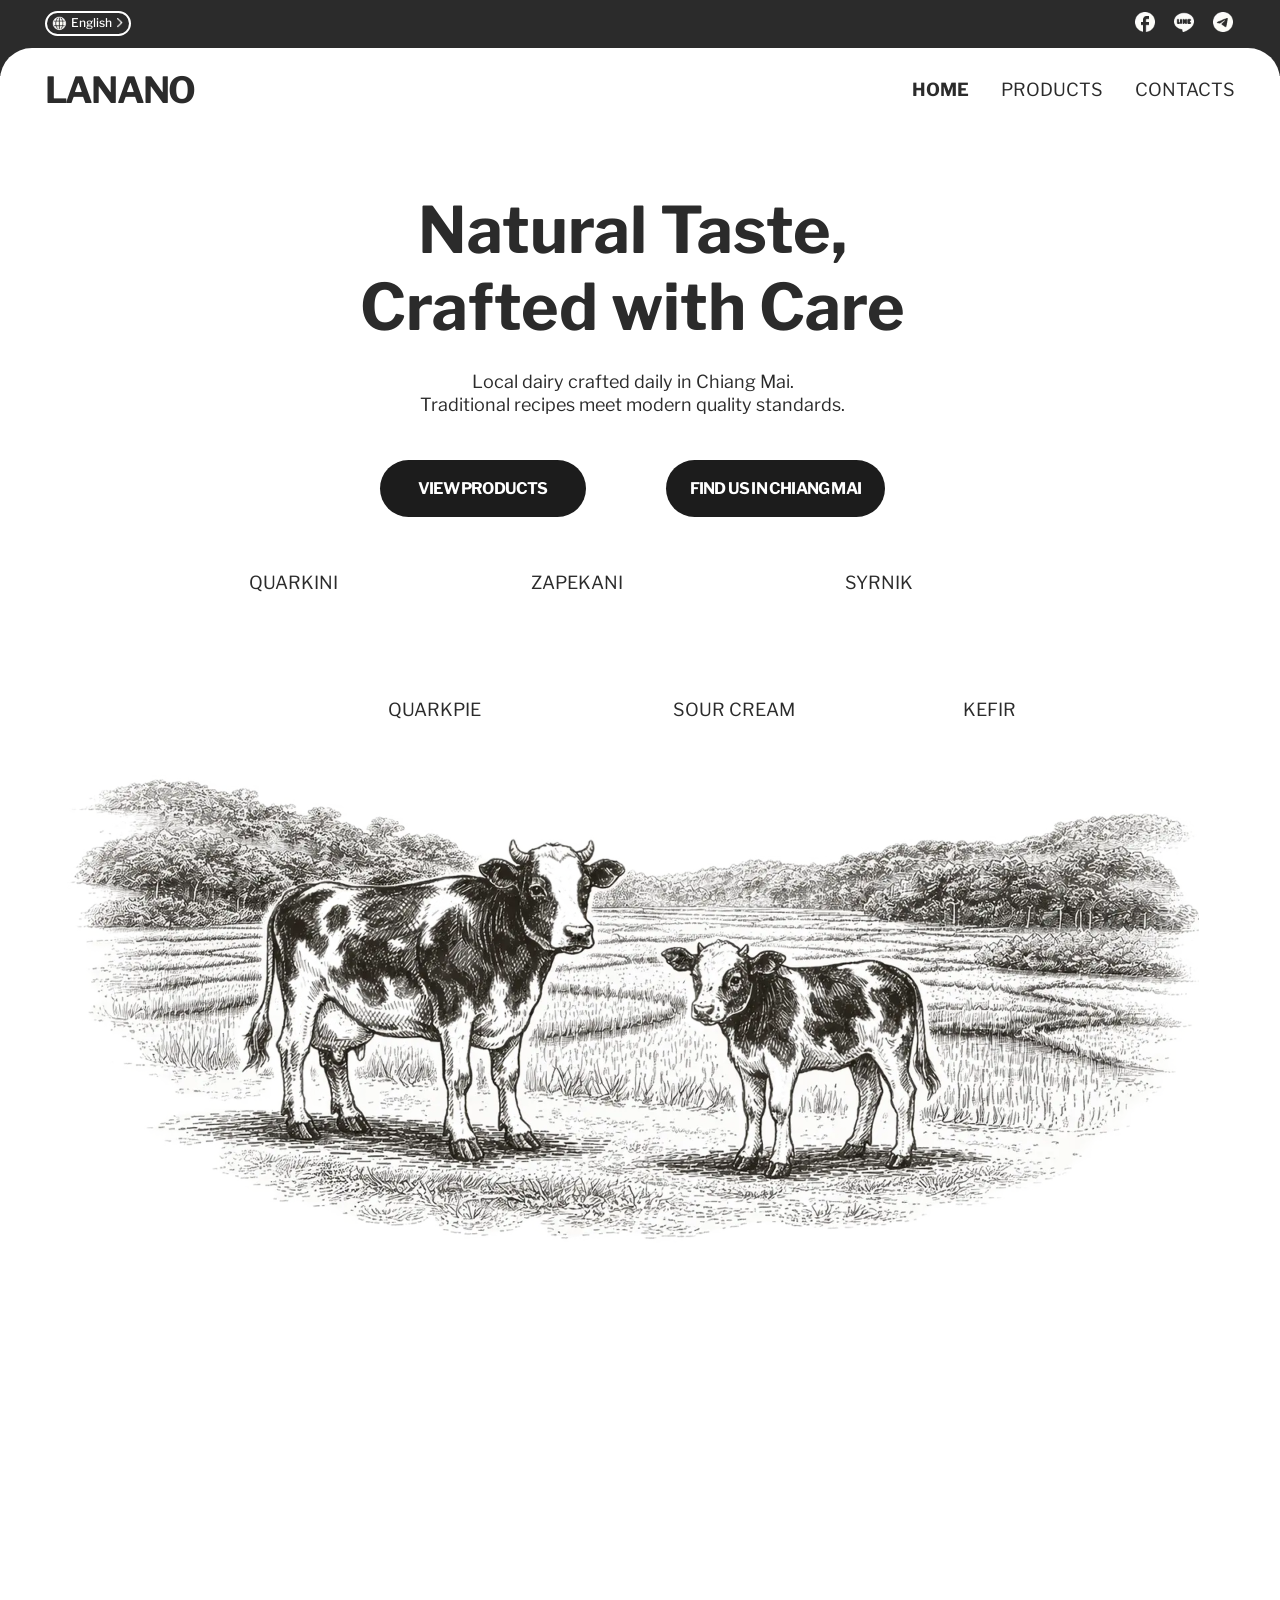
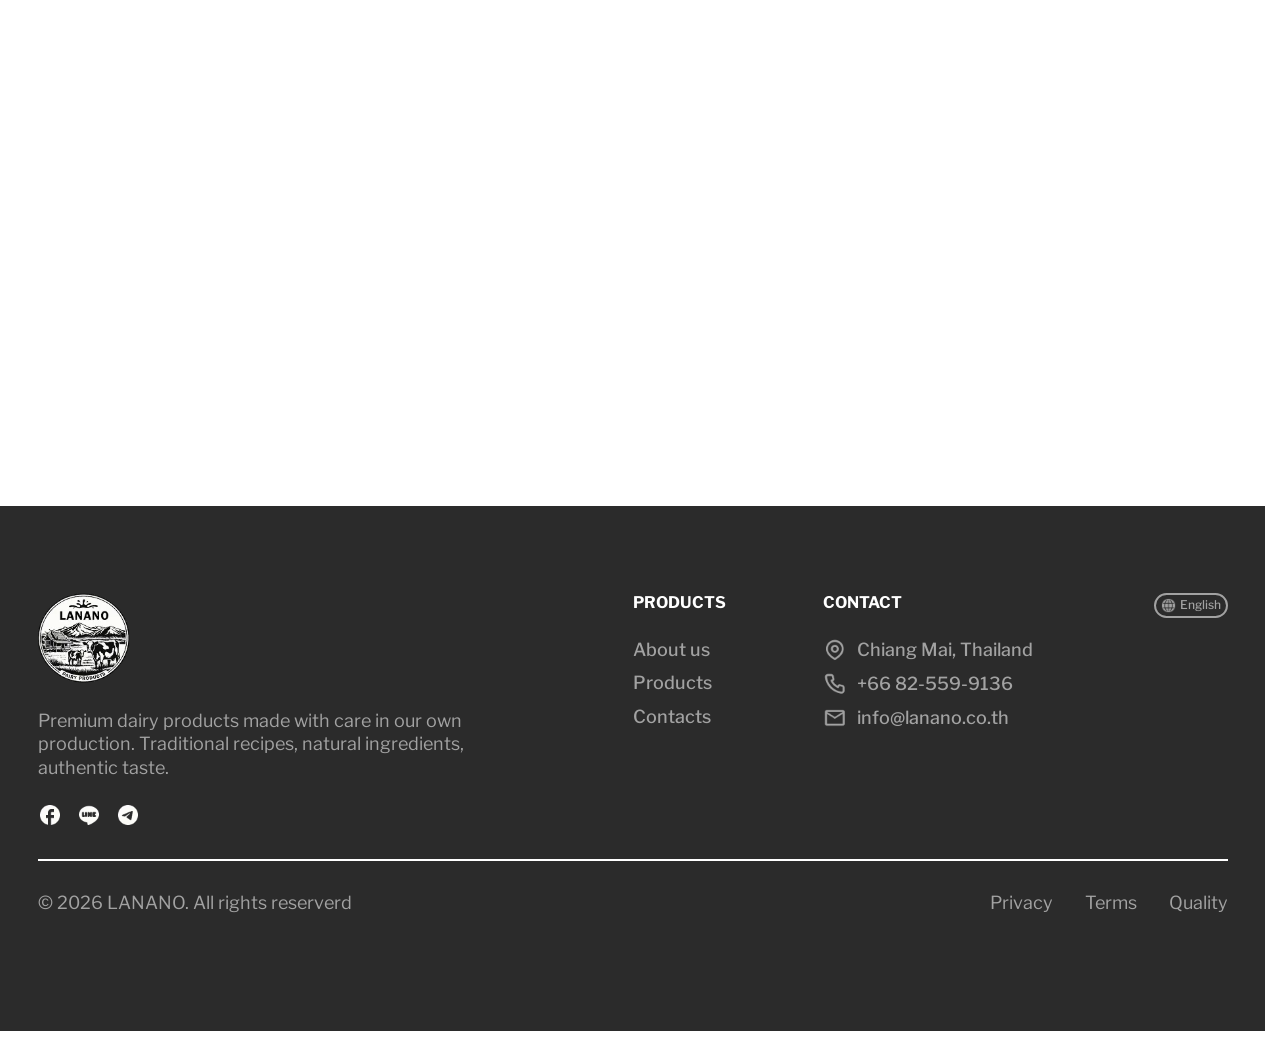
<file: index.html>
<!DOCTYPE html>
<html lang="en">

<head>
  <meta charset="UTF-8">
  <meta http-equiv="X-UA-Compatible" content="IE=edge">
  <meta name="viewport" content="width=device-width, initial-scale=1.0">
  <meta name="language" content="English">
  <meta name="robots" content="index, follow">

  <meta property="og:locale" content="en_EN">
  <meta property="og:url" content="https://lanano.co.th/">
  <meta property="og:image" content="https://lanano.co.th/main.png">
  <meta property="og:image:width" content="1200">
  <meta property="og:image:height" content="630">
  <meta property="og:image:alt" content="Home page">
  <meta property="og:image:type" content="image/png">
  <meta property="og:type" content="website">

  <meta name="twitter:card" content="summary_large_image">
  <meta name="twitter:site" content="https://lanano.co.th/">
  <meta name="twitter:image" content="https://lanano.co.th/main.png">

  <link rel="alternate" href="https://lanano.co.th/" hreflang="en-EN">
  <link rel="alternate" href="https://lanano.co.th/th" hreflang="th-TH">
  <link rel="alternate" href="https://lanano.co.th/zh" hreflang="zh-ZH">

  <meta name="twitter:title" content="LANANO — Fresh dairy made daily">
  <meta property="og:title" content="LANANO — Fresh dairy made daily">
  <meta property="og:site_name"
    content="Fresh cultured dairy and quark desserts, made in Chiang Mai. Raw milk, live cultures — clean recipes with a cozy, honest taste.">
  <meta name="twitter:description"
    content="Fresh cultured dairy and quark desserts, made in Chiang Mai. Raw milk, live cultures — clean recipes with a cozy, honest taste.">
  <meta name="description"
    content="Fresh cultured dairy and quark desserts, made in Chiang Mai. Raw milk, live cultures — clean recipes with a cozy, honest taste.">
  <title>LANANO — Fresh dairy made daily</title>

  <link rel="canonical" href="https://lanano.co.th/">
  <link rel="icon" href="/favicon.png" type="image/png">
  <link rel="preload" href="/fonts/librefranklin-bold.woff2" as="font" type="font/woff2" crossorigin>
  <link rel="preload" href="/fonts/librefranklin-medium.woff2" as="font" type="font/woff2" crossorigin>
  <link rel="preload" href="/fonts/librefranklin-regular.woff2" as="font" type="font/woff2" crossorigin>
  <link rel="stylesheet" href="/resources/aos/aos.css">
  <link rel="stylesheet" href="/css/main-min.css">
  <script defer src="/resources/aos/aos.js"></script>
  <script defer src="/js/main.js"></script>
</head>

<body>
  <div class="page init-aos">
    <!-- start header -->
    <header class="header">
      <div class="header__top bg-dark">
        <div class="header__container container">
          <div class="lang">
            <button class="lang__active hover-color color-white fw-500 tx-12-10" aria-label="EN">
              <span class="lang__active-icon" style="background-image: url('/img/icons/lang-white.webp');"></span>
              English
              <span class="lang__active-arrow" style="background-image: url('/img/icons/arrow.webp');"></span>
            </button>
            <ul class="lang__list" aria-label="List langs">
              <li>
                <a class="tx-12-10 hover-color fw-500" href="/th" aria-label="Open Thai version site">
                  แบบไทย
                </a>
              </li>
              <li>
                <a class="tx-12-10 hover-color fw-500" href="/zh" aria-label="Open Chinese version site">
                  中國人
                </a>
              </li>
            </ul>
          </div>
          <ul class="issocial" aria-label="Social links">
            <li>
              <a class="icon hover-opacity" target="_blank" href="https://www.facebook.com/profile.php?id=61587693653450" aria-label="Open facebook">
                <img src="/img/social-icons/facebook-white.webp" width="24" height="24" title="Open facebook"
                  alt="Facebook">
              </a>
            </li>
            <li>
              <a class="icon hover-opacity" target="_blank" href="https://line.me/ti/p/@lanano" aria-label="Open ume">
                <img src="/img/social-icons/ume-white.webp" width="24" height="24" title="Open ume" alt="Ume">
              </a>
            </li>
            <li>
              <a class="icon hover-opacity" target="_blank" href="https://t.me/lanano_th" aria-label="Open telegram">
                <img src="/img/social-icons/telegram-white.webp" width="24" height="24" title="Open telegram"
                  alt="Telegram">
              </a>
            </li>
          </ul>
        </div>
      </div>
      <div class="header__bottom bg-white">
        <div class="header__container container">
          <a class="hover-color logo-tx" href="/" aria-label="Go to main page">
            LANANO
          </a>
          <button class="burger" aria-label="Burger menu">
            <span></span>
            <span></span>
            <span></span>
          </button>
          <div class="header__menu">
            <nav class="nav" aria-label="Navigation site">
              <ul class="nav__list" aria-label="List navigation site">
                <li class="nav__item">
                  <a class="nav__link tx-main fw-700 uppercase" href="/" aria-label="Home">
                    Home
                  </a>
                </li>
                <li class="nav__item">
                  <a class="nav__link tx-main uppercase" href="#products" aria-label="Products">
                    Products
                  </a>
                </li>
                <li class="nav__item">
                  <a class="nav__link tx-main uppercase" href="#contacts" aria-label="Contacts">
                    Contacts
                  </a>
                </li>
              </ul>
            </nav>
            <button class="header__exit-menu" aria-label="Close burger menu"></button>
          </div>
        </div>
      </div>
    </header>
    <!-- end header -->
    <main class="main mb-section">
      <!-- start hero -->
      <section class="hero mb-44-40">
        <div class="container">
          <div class="hero__descr mb-44-15">
            <div class="hero__icon" data-aos="fade-up">
              <img src="/img/caplya.webp" width="128" height="24" title="Caplya decorative icon"
                alt="Caplya decorative icon">
            </div>
            <h1 class="tx-64-24 fw-700 text-center mb-24-15" data-aos="fade-up">
              Natural Taste, <br>
              Crafted with Care
            </h1>
            <p class="text-center tx-main mb-44-15" data-aos="fade-up">
              Local dairy crafted daily in Chiang Mai. <br>
              Traditional recipes meet modern quality standards.
            </p>
            <ul class="hero__links mb-24-15" aria-label="links" data-aos="fade-up">
              <li>
                <a class="but uppercase" href="#products" aria-label="View products">
                  View products
                </a>
              </li>
              <li>
                <a class="but uppercase" href="#contacts" aria-label="Find us in Chiang Mai">
                  Find us in Chiang Mai
                </a>
              </li>
            </ul>
          </div>
          <ul class="hero__products mb-44-15" aria-label="Products" data-aos="fade-up">
            <li>
              <div class="hero__products-image mb-10">
                <picture>
                  <source media="(min-width: 320px)" srcset="/img/hero-products-1.webp" type="image/webp">
                  <img src="#" title="Quarkini" alt="Quarkini">
                </picture>
              </div>
              <strong class="tx-main text-center uppercase">
                Quarkini
              </strong>
            </li>
            <li>
              <div class="hero__products-image mb-10">
                <picture>
                  <source media="(min-width: 320px)" srcset="/img/hero-products-2.webp" type="image/webp">
                  <img src="#" title="Quarkpie" alt="Quarkpie">
                </picture>
              </div>
              <strong class="tx-main text-center uppercase">
                Quarkpie
              </strong>
            </li>
            <li>
              <div class="hero__products-image mb-10">
                <picture>
                  <source media="(min-width: 320px)" srcset="/img/hero-products-3.webp" type="image/webp">
                  <img src="#" title="Zapekani" alt="Zapekani">
                </picture>
              </div>
              <strong class="tx-main text-center uppercase">
                Zapekani
              </strong>
            </li>
            <li>
              <div class="hero__products-image mb-10">
                <picture>
                  <source media="(min-width: 320px)" srcset="/img/hero-products-4.webp" type="image/webp">
                  <img src="#" title="Sour cream" alt="Sour cream">
                </picture>
              </div>
              <strong class="tx-main text-center uppercase">
                Sour cream
              </strong>
            </li>
            <li>
              <div class="hero__products-image mb-10">
                <picture>
                  <source media="(min-width: 320px)" srcset="/img/hero-products-5.webp" type="image/webp">
                  <img src="#" title="Syrnik" alt="Syrnik">
                </picture>
              </div>
              <strong class="tx-main text-center uppercase">
                Syrnik
              </strong>
            </li>
            <li>
              <div class="hero__products-image mb-10">
                <picture>
                  <source media="(min-width: 320px)" srcset="/img/hero-products-6.webp" type="image/webp">
                  <img src="#" title="Kefir" alt="Kefir">
                </picture>
              </div>
              <strong class="tx-main text-center uppercase">
                Kefir
              </strong>
            </li>
          </ul>
          <div class="hero__image" data-aos="fade-up">
            <picture>
              <source media="(min-width: 601px)" srcset="/img/hero.webp" type="image/webp">
              <source media="(max-width: 600px)" srcset="/img/hero-mob.webp" type="image/webp">
              <img src="#!" width="336" height="336" title="Natural Taste Crafted with Care" alt="Natural Taste">
            </picture>
          </div>
        </div>
      </section>
      <!-- end hero -->

      <!-- start products -->
      <section class="products mb-section">
        <div class="products__archer" id="products"></div>
        <div class="container">
          <div class="products__descr mb-66-40">
            <h2 class="text-center mb-24-15 tx-64-24 fw-700" data-aos="fade-up">
              Quark-based <br> <span class="underline">breakfasts</span>
            </h2>
            <div class="products__texts" data-aos="fade-up">
              <p class="tx-main text-center mb-10">
                Delicate texture, mild flavor, and natural ingredients make them an ideal choice for breakfast or a
                snack.
              </p>
            </div>
          </div>
          <ul class="products__list" aria-label="Products">
            <li class="products__item" data-aos="fade-up">
              <div class="products__left">
                <div class="products__image">
                  <picture>
                    <source media="(min-width: 601px)" srcset="/img/curd-based-1.webp" type="image/webp">
                    <source media="(max-width: 600px)" srcset="/img/curd-based-1-mob.webp" type="image/webp">
                    <img src="#!" loading="lazy" width="120" height="120" title="Baked casseroles"
                      alt="Baked casseroles">
                  </picture>
                </div>
              </div>
              <div class="products__right">
                <h3 class="products__name tx-16-14 fw-700 uppercase">
                  Zapekani
                </h3>
                <p class="tx-main fw-500">
                  Soft baked quark casserole with an almost cheesecake-like texture. A hearty breakfast or dessert you
                  can top your way — berries, jam, condensed milk, or sour cream.
                </p>
              </div>
            </li>
            <li class="products__item" data-aos="fade-up">
              <div class="products__left">
                <div class="products__image">
                  <picture>
                    <source media="(min-width: 601px)" srcset="/img/curd-based-7.webp" type="image/webp">
                    <source media="(max-width: 600px)" srcset="/img/curd-based-7-mob.webp" type="image/webp">
                    <img src="#!" loading="lazy" width="120" height="120" title="Tvorog pancakes" alt="Tvorog pancakes">
                  </picture>
                </div>
              </div>
              <div class="products__right">
                <h3 class="products__name tx-16-14 fw-700 uppercase">
                  Quarnik
                </h3>
                <p class="tx-main fw-500">
                  Golden quark pancakes: lightly crisp outside, tender and creamy inside. Comfort-food flavor — perfect
                  with tea, coffee, or as a warm breakfast.
                </p>
              </div>
            </li>
            <li class="products__item" data-aos="fade-up">
              <div class="products__left">
                <div class="products__image">
                  <picture>
                    <source media="(min-width: 601px)" srcset="/img/curd-based-2.webp" type="image/webp">
                    <source media="(max-width: 600px)" srcset="/img/curd-based-2-mob.webp" type="image/webp">
                    <img src="#!" loading="lazy" width="120" height="120" title="Curd doughnuts" alt="Curd doughnuts">
                  </picture>
                </div>
              </div>
              <div class="products__right">
                <h3 class="products__name tx-16-14 fw-700 uppercase">
                  Quarkini
                </h3>
                <p class="tx-main fw-500">
                  Quark doughnuts with a crispy golden shell and airy center. Lightly sweet and aromatic — delicious
                  warm or chilled for an easy snack.
                </p>
              </div>
            </li>
            <li class="products__item" data-aos="fade-up">
              <div class="products__left">
                <div class="products__image">
                  <picture>
                    <source media="(min-width: 601px)" srcset="/img/curd-based-8.webp" type="image/webp">
                    <source media="(max-width: 600px)" srcset="/img/curd-based-8-mob.webp" type="image/webp">
                    <img src="#!" loading="lazy" width="120" height="120" title="Casserole" alt="Casserole">
                  </picture>
                </div>
              </div>
              <div class="products__right">
                <h3 class="products__name tx-16-14 fw-700 uppercase">
                  Quarkpie
                </h3>
                <p class="tx-main fw-500">
                  Quark pie with berries and oats — tasty, filling, and well-balanced. Perfect for a family breakfast,
                  and great both warm and cold.
                </p>
              </div>
            </li>
            <li class="products__item" data-aos="fade-up">
              <div class="products__left">
                <div class="products__image">
                  <picture>
                    <source media="(min-width: 601px)" srcset="/img/curd-based-3.webp" type="image/webp">
                    <source media="(max-width: 600px)" srcset="/img/curd-based-3-mob.webp" type="image/webp">
                    <img src="#!" loading="lazy" width="120" height="120" title="Kefir" alt="Kefir">
                  </picture>
                </div>
              </div>
              <div class="products__right">
                <h3 class="products__name tx-16-14 fw-700 uppercase">
                  Kefir
                </h3>
                <p class="tx-main fw-500">
                  Thick kefir with a smooth, mildly tangy taste. A natural source of probiotics, protein, and calcium —
                  great for daily balance. Enjoy it as a drink, with granola, or in baking.
                </p>
              </div>
            </li>
            <li class="products__item" data-aos="fade-up">
              <div class="products__left">
                <div class="products__image">
                  <picture>
                    <source media="(min-width: 601px)" srcset="/img/curd-based-9.webp" type="image/webp">
                    <source media="(max-width: 600px)" srcset="/img/curd-based-9-mob.webp" type="image/webp">
                    <img src="#!" loading="lazy" width="120" height="120" title="Glazed curd bars (syrkI)"
                      alt="Glazed curd bars (syrkI)">
                  </picture>
                </div>
              </div>
              <div class="products__right">
                <h3 class="products__name tx-16-14 fw-700 uppercase">
                  Quarky (mini)
                </h3>
                <p class="tx-main fw-500">
                  Vanilla quarky mini-bar in chocolate glaze. The goodness of real quark with a delicate sweet taste —
                  no milk-fat substitutes or artificial flavors. Great for school, work, or coffee breaks.
                </p>
              </div>
            </li>
            <li class="products__item" data-aos="fade-up">
              <div class="products__left">
                <div class="products__image">
                  <picture>
                    <source media="(min-width: 601px)" srcset="/img/curd-based-4.webp" type="image/webp">
                    <source media="(max-width: 600px)" srcset="/img/curd-based-4-mob.webp" type="image/webp">
                    <img src="#!" loading="lazy" width="120" height="120" title="Sour cream" alt="Sour cream">
                  </picture>
                </div>
              </div>
              <div class="products__right">
                <h3 class="products__name tx-16-14 fw-700 uppercase">
                  Sour cream
                </h3>
                <p class="tx-main fw-500">
                  Farm sour cream is made from raw farm milk. It’s perfect for topping syrniki and zapekanka, adding to
                  soups and sauces, or serving with fruit and honey. A simple, traditional product with a pure dairy
                  flavor.
                </p>
              </div>
            </li>
            <li class="products__item" data-aos="fade-up">
              <div class="products__left">
                <div class="products__image">
                  <picture>
                    <source media="(min-width: 601px)" srcset="/img/curd-based-10.webp" type="image/webp">
                    <source media="(max-width: 600px)" srcset="/img/curd-based-10-mob.webp" type="image/webp">
                    <img src="#!" loading="lazy" width="120" height="120" title="Original syrkI" alt="Original syrkI">
                  </picture>
                </div>
              </div>
              <div class="products__right">
                <h3 class="products__name tx-16-14 fw-700 uppercase">
                  Quarky (original)
                </h3>
                <p class="tx-main fw-500">
                  Vanilla quarky in chocolate glaze. The goodness of real quark with a delicate sweet taste — no
                  milk-fat substitutes or artificial flavors. Great for school, work, or coffee breaks.
                </p>
              </div>
            </li>
            <li class="products__item" data-aos="fade-up">
              <div class="products__left">
                <div class="products__image">
                  <picture>
                    <source media="(min-width: 601px)" srcset="/img/curd-based-5.webp" type="image/webp">
                    <source media="(max-width: 600px)" srcset="/img/curd-based-5-mob.webp" type="image/webp">
                    <img src="#!" loading="lazy" width="120" height="120" title="Sochnik" alt="Sochnik">
                  </picture>
                </div>
              </div>
              <div class="products__right">
                <h3 class="products__name tx-16-14 fw-700 uppercase">
                  So4nik
                </h3>
                <p class="tx-main fw-500">
                  A childhood favorite: crumbly shortcrust pastry with a juicy quark filling. Perfect for breakfast or a
                  quick snack — gentle, satisfying, and cozy.
                </p>
              </div>
            </li>
            <li class="products__item" data-aos="fade-up">
              <div class="products__left">
                <div class="products__image">
                  <picture>
                    <source media="(min-width: 601px)" srcset="/img/curd-based-11-mob.webp" type="image/webp">
                    <source media="(max-width: 600px)" srcset="/img/curd-based-11-mob.webp" type="image/webp">
                    <img src="#!" loading="lazy" width="120" height="120" title="Cupcake" alt="Cupcake">
                  </picture>
                </div>
              </div>
              <div class="products__right">
                <h3 class="products__name tx-16-14 fw-700 uppercase">
                  Quarkeks
                </h3>
                <p class="tx-main fw-500">
                  Fluffy quark muffin — soft, lightly sweet, and very “family breakfast.” Great with coffee, tea, or
                  milk, and stays tender longer thanks to the quark.
                </p>
              </div>
            </li>
            <li class="products__item" data-aos="fade-up">
              <div class="products__left">
                <div class="products__image">
                  <picture>
                    <source media="(min-width: 601px)" srcset="/img/curd-based-6.webp" type="image/webp">
                    <source media="(max-width: 600px)" srcset="/img/curd-based-6-mob.webp" type="image/webp">
                    <img src="#!" loading="lazy" width="120" height="120" title="Tiramisoni" alt="Tiramisoni">
                  </picture>
                </div>
              </div>
              <div class="products__right">
                <h3 class="products__name tx-16-14 fw-700 uppercase">
                  Tiramisoni
                </h3>
                <p class="tx-main fw-500">
                  Quark dessert with savoiardi, cocoa, and bright citrus notes. Chia seeds add a “superfood” touch —
                  more texture, more goodness, longer-lasting satiety.
                </p>
              </div>
            </li>
            <li class="products__item" data-aos="fade-up">
              <div class="products__left">
                <div class="products__image">
                  <picture>
                    <source media="(min-width: 601px)" srcset="/img/curd-based-12.webp" type="image/webp">
                    <source media="(max-width: 600px)" srcset="/img/curd-based-12-mob.webp" type="image/webp">
                    <img src="#!" loading="lazy" width="120" height="120" title="Cottage Cheese" alt="Cottage Cheese">
                  </picture>
                </div>
              </div>
              <div class="products__right">
                <h3 class="products__name tx-16-14 fw-700 uppercase">
                  Quark (Cottage Cheese)
                </h3>
                <p class="tx-main fw-500">
                  Classic quark with a gentle milky taste and a light tang. No preservatives — just milk and cultures.
                  Great on its own, with honey, fruit, herbs, or in baking.
                </p>
              </div>
            </li>
          </ul>
        </div>
      </section>
      <!-- end products -->

      <!-- start contacts -->
      <section class="contacts mb-section">
        <div class="contacts__archer" id="contacts"></div>
        <div class="container mb-44-40">
          <div class="contacts__descr mb-66-40">
            <h2 class="text-center mb-24-15 tx-64-24 fw-700" data-aos="fade-up">
              Find us in Chiang Mai
            </h2>
            <div class="contacts__texts">
              <p class="tx-main text-center mb-10" data-aos="fade-up">
                Local dairy products, made daily
              </p>
            </div>
          </div>
          <div class="contacts__content mb-44-15" data-aos="fade-up">
            <div class="contacts__left">
              <h3 class="mb-15 tx-16-14 fw-700 uppercase">
                Contacts
              </h3>
              <address class="address">
                <div class="address__item mb-10">
                  <div class="icon" style="background-image: url('/img/icons/geo-black.webp');"></div>
                  <a  href="https://maps.app.goo.gl/7nuv294uDSa4K4s3A" target="_blank"  href="https://maps.app.goo.gl/7nuv294uDSa4K4s3A" 
                      aria-label="Go to check map">
                      <p class="tx-main fw-500">
                      69 Moo 9, Nong Kaeo Subdistrict,<br>
                      Hang Dong District, Chiang Mai 50230
                    </p>
                  </a>
                </div>
                <div class="address__item mb-10">
                  <div class="icon" style="background-image: url('/img/icons/phone-black.webp');"></div>
                  <a class="tx-main fw-500 hover-color word-break" href="tel:+66825599136">
                    +66-8-2559-9136
                  </a>
                </div>
                <div class="address__item mb-10">
                  <div class="icon" style="background-image: url('/img/icons/mail-black.webp');"></div>
                  <a class="tx-main fw-500 hover-color word-break" href="mailto:info@lanano.co.th">
                    info@lanano.co.th
                  </a>
                </div>
              </address>
            </div>
            <div class="contacts__logo logo">
              <picture>
                <source media="(min-width: 601px)" srcset="/img/logo.webp" type="image/webp">
                <source media="(max-width: 600px)" srcset="/img/logo-mob.webp" type="image/webp">
                <img src="#!" loading="lazy" width="120" height="120" title="Lanano" alt="Lanano">
              </picture>
            </div>
            <div class="contacts__right">
              <h3 class="mb-15 tx-16-14 fw-700 uppercase">
                Open hours
              </h3>
              <address>
                <div class="mb-44-15">
                  <p class="tx-main fw-500 mb-10">
                    Mon-Wed-Fri: <span class="fw-700">15:00-19:00</span>
                  </p>
                  <p class="tx-main fw-500 mb-10">
                    Tue-Thu-Sat-Sun: <span class="fw-700">Closed</span>
                  </p>
                </div>
                <ul class="issocial" aria-label="Social links">
                  <li>
                    <a class="icon hover-opacity" target="_blank" href="https://www.facebook.com/profile.php?id=61587693653450" aria-label="Open facebook">
                      <img src="/img/social-icons/facebook-black.webp" width="24" height="24" title="Open facebook"
                        alt="Facebook">
                    </a>
                  </li>
                  <li>
                    <a class="icon hover-opacity" target="_blank" href="https://line.me/ti/p/@lanano" aria-label="Open ume">
                      <img src="/img/social-icons/ume-black.webp" width="24" height="24" title="Open ume" alt="Ume">
                    </a>
                  </li>
                  <li>
                    <a class="icon hover-opacity" target="_blank" href="https://t.me/lanano_th"
                      aria-label="Open telegram">
                      <img src="/img/social-icons/telegram-black.webp" width="24" height="24" title="Open telegram"
                        alt="Telegram">
                    </a>
                  </li>
                </ul>
              </address>
            </div>
          </div>
        </div>
        <div class="wrapper-map" data-aos="fade-up">
          <a class="wrapper-map__map hover-opacity" href="https://maps.app.goo.gl/7nuv294uDSa4K4s3A" target="_blank"
            aria-label="Go to check map">
            <picture>
              <source media="(min-width: 601px)" srcset="/img/map.webp" type="image/webp">
              <source media="(max-width: 600px)" srcset="/img/map-mob.webp" type="image/webp">
              <img src="#!" loading="lazy" width="336" height="336" title="" alt="">
            </picture>
          </a>
        </div>
      </section>
      <!-- end contacts -->
    </main>
    <!-- start footer -->
    <footer class="footer bg-dark">
      <div class="container">
        <div class="footer__top">
          <div class="footer__left">
            <div class="logo logo_92 mb-24-15">
              <picture>
                <source media="(min-width: 601px)" srcset="/img/logo-white.webp" type="image/webp">
                <source media="(max-width: 600px)" srcset="/img/logo-white-mob.webp" type="image/webp">
                <img src="#!" loading="lazy" width="120" height="120" title="Lanano" alt="Lanano">
              </picture>
            </div>
            <p class="tx-main color-gray mb-24-15">
              Premium dairy products made with care in our own production. Traditional recipes, natural ingredients,
              authentic taste.
            </p>
            <ul class="issocial" aria-label="Social links">
              <li>
                <a class="icon hover-opacity" target="_blank" href="https://www.facebook.com/profile.php?id=61587693653450" aria-label="Open facebook">
                  <img src="/img/social-icons/facebook-white.webp" width="24" height="24" title="Open facebook"
                    alt="Facebook">
                </a>
              </li>
              <li>
                <a class="icon hover-opacity" target="_blank" href="https://line.me/ti/p/@lanano" aria-label="Open ume">
                  <img src="/img/social-icons/ume-white.webp" width="24" height="24" title="Open ume" alt="Ume">
                </a>
              </li>
              <li>
                <a class="icon hover-opacity" target="_blank" href="https://t.me/lanano_th" aria-label="Open telegram">
                  <img src="/img/social-icons/telegram-white.webp" width="24" height="24" title="Open telegram"
                    alt="Telegram">
                </a>
              </li>
            </ul>
          </div>
          <div class="footer__wrapper-nav">
            <strong class="footer__title uppercase tx-16-14 fw-700 color-white mb-24-15">
              Products
            </strong>
            <nav class="nav" aria-label="Navigation site">
              <ul class="nav__list" aria-label="Navigation site list">
                <li class="nav__item">
                  <a class="nav__link tx-main fw-500 color-gray hover-color" href="#!" aria-label="About us ">
                    About us
                  </a>
                </li>
                <li class="nav__item">
                  <a class="nav__link tx-main fw-500 color-gray hover-color" href="#products" aria-label="Products">
                    Products
                  </a>
                </li>
                <li class="nav__item">
                  <a class="nav__link tx-main fw-500 color-gray hover-color" href="#contacts" aria-label="Contacts">
                    Contacts
                  </a>
                </li>
              </ul>
            </nav>
          </div>
          <div class="footer__wrapper-contacts">
            <strong class="footer__title uppercase tx-16-14 fw-700 color-white mb-24-15">
              Contact
            </strong>
            <address class="address">
              <div class="address__item mb-10">
                <div class="icon" style="background-image: url('/img/icons/geo-white.webp');"></div>
                  <a  href="https://maps.app.goo.gl/7nuv294uDSa4K4s3A" target="_blank"  href="https://maps.app.goo.gl/7nuv294uDSa4K4s3A" 
                      aria-label="Go to check map">
                      <p class="tx-main color-gray fw-500">
                        Chiang Mai, Thailand
                      </p>
                  </a>
              </div>
              <div class="address__item mb-10">
                <div class="icon" style="background-image: url('/img/icons/phone-white.webp');"></div>
                <a class="tx-main fw-500 color-gray hover-color word-break" href="tel:+66825599136">
                  +66 82-559-9136
                </a>
              </div>
              <div class="address__item mb-10">
                <div class="icon" style="background-image: url('/img/icons/mail-white.webp');"></div>
                <a class="tx-main fw-500 color-gray hover-color word-break" href="mailto:info@lanano.co.th">
                  info@lanano.co.th
                </a>
              </div>
            </address>
          </div>
          <div class="lang">
            <button class="lang__active hover-color color-gray fw-500 tx-12-10" aria-label="EN">
              <span class="lang__active-icon lang__active-icon_24"
                style="background-image: url('/img/icons/lang-gray.webp');"></span>
              English
            </button>
            <ul class="lang__list" aria-label="List langs">
              <li>
                <a class="tx-12-10 hover-color fw-500" href="/th" aria-label="Open Thai version site">
                  แบบไทย
                </a>
              </li>
              <li>
                <a class="tx-12-10 hover-color fw-500" href="/zh" aria-label="Open Chinese version site">
                  中國人
                </a>
              </li>
            </ul>
          </div>
        </div>
        <div class="footer__bottom">
          <p class="tx-main color-gray">
            © 2026 LANANO. All rights reserverd
          </p>
          <nav class="nav" aria-label="Navigation site">
            <ul class="nav__list nav__list_footer" aria-label="Navigation site list">
              <li class="nav__item">
                <a class="nav__link tx-main color-gray hover-color" href="#!" aria-label="Privacy">
                  Privacy
                </a>
              </li>
              <li class="nav__item">
                <a class="nav__link tx-main color-gray hover-color" href="#!" aria-label="Terms">
                  Terms
                </a>
              </li>
              <li class="nav__item">
                <a class="nav__link tx-main color-gray hover-color" href="#!" aria-label="Quality">
                  Quality
                </a>
              </li>
            </ul>
          </nav>
        </div>
      </div>
    </footer>
    <!-- end footer -->
  </div>
</body>

</html>
</file>
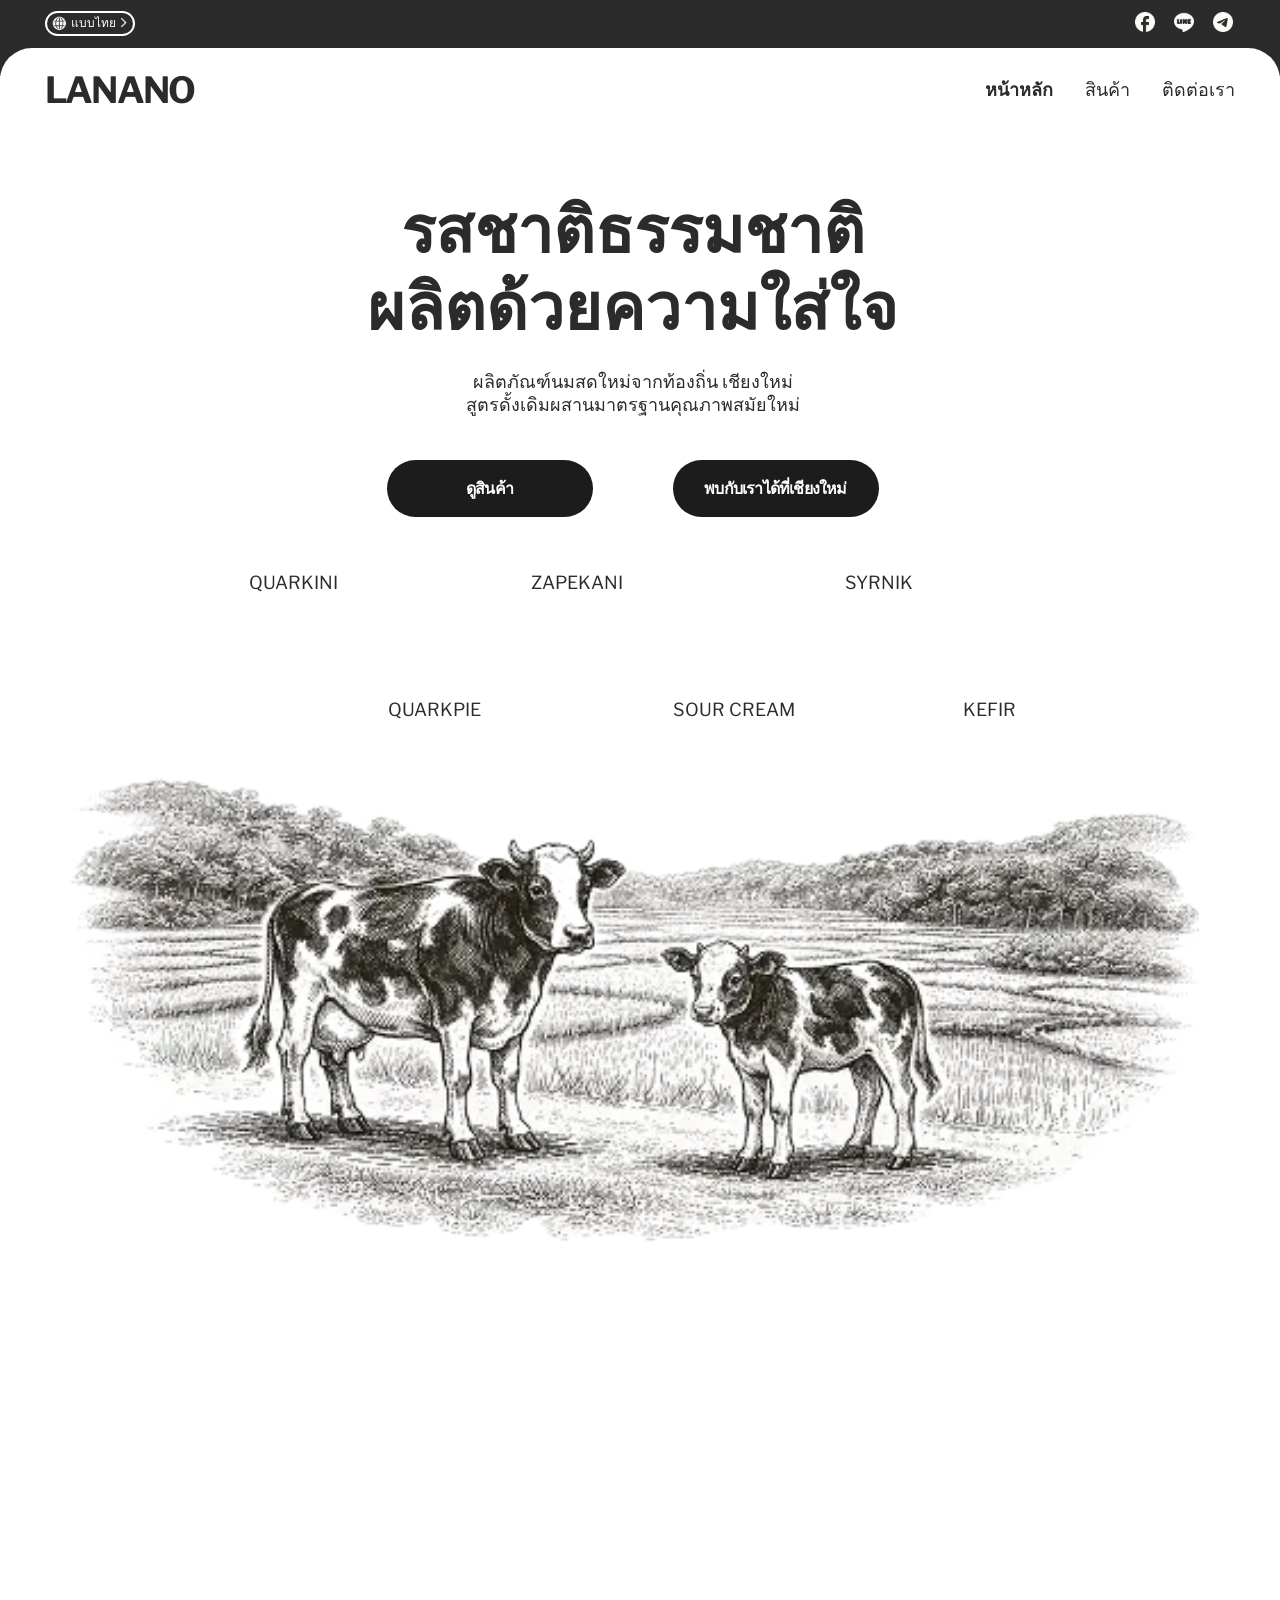
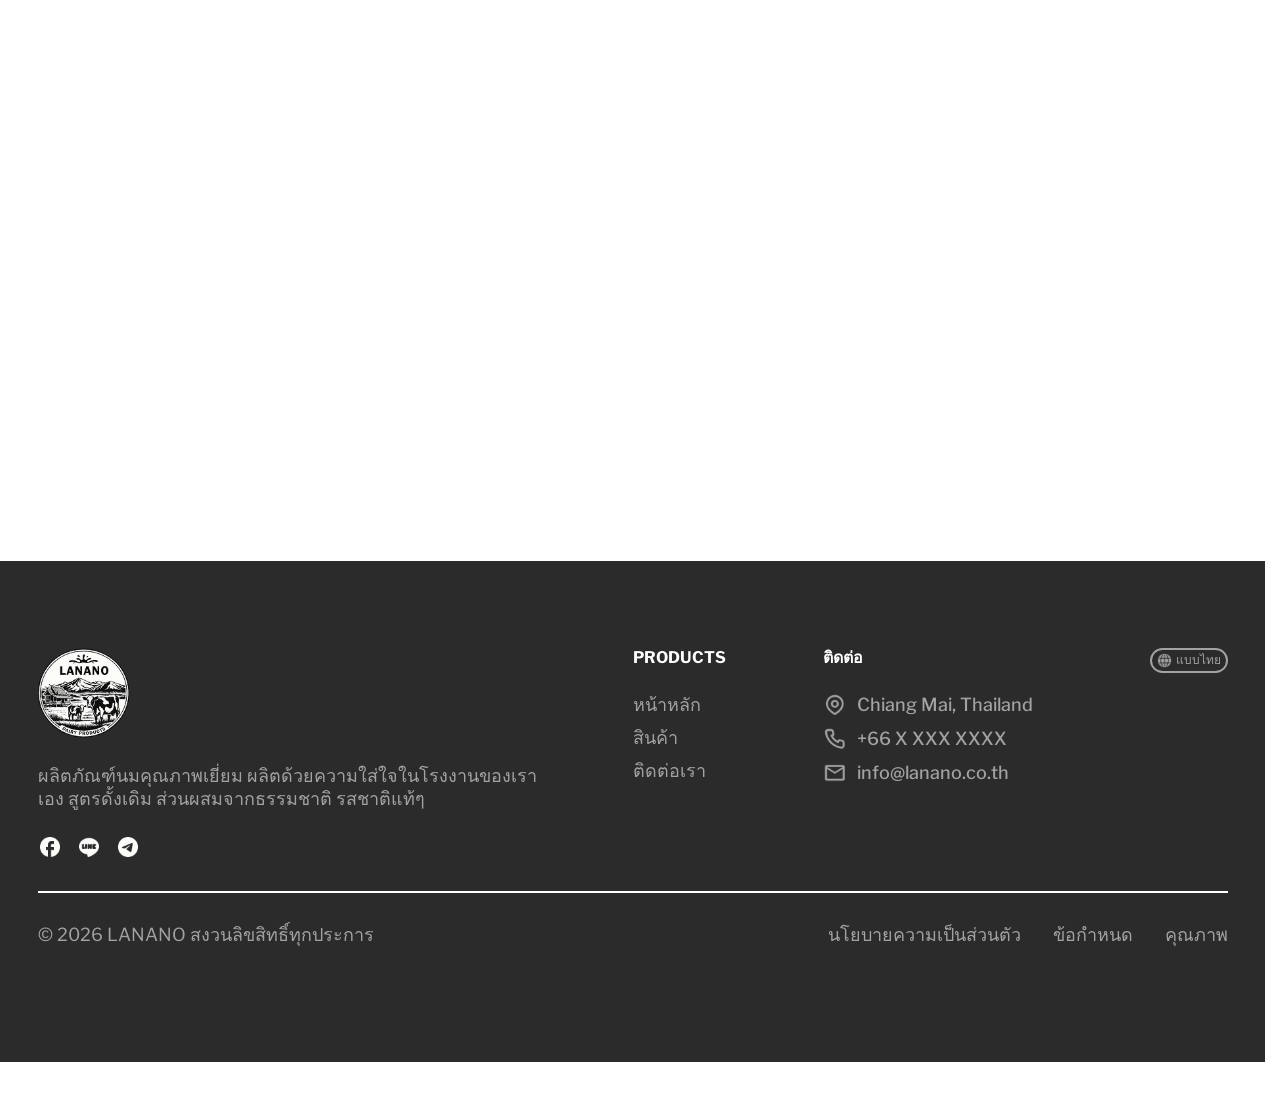
<file: th/index.html>
<!DOCTYPE html>
<html lang="th">

<head>
  <meta charset="UTF-8">
  <meta http-equiv="X-UA-Compatible" content="IE=edge">
  <meta name="viewport" content="width=device-width, initial-scale=1.0">
  <meta name="language" content="Thai">
  <meta name="robots" content="index, follow">

  <meta property="og:locale" content="th_TH">
  <meta property="og:url" content="https://lanano.co.th/">
  <meta property="og:image" content="https://lanano.co.th/main.png">
  <meta property="og:image:width" content="1200">
  <meta property="og:image:height" content="630">
  <meta property="og:image:alt" content="Home page">
  <meta property="og:image:type" content="image/png">
  <meta property="og:type" content="website">

  <meta name="twitter:card" content="summary_large_image">
  <meta name="twitter:site" content="https://lanano.co.th/">
  <meta name="twitter:image" content="https://lanano.co.th/main.png">

  <link rel="alternate" href="https://lanano.co.th/" hreflang="en-EN">
  <link rel="alternate" href="https://lanano.co.th/th" hreflang="th-TH">
  <link rel="alternate" href="https://lanano.co.th/zh" hreflang="zh-ZH">

  <meta name="twitter:title" content="ลานาโน — ผลิตภัณฑ์นมสดใหม่ทุกวัน">
  <meta property="og:title" content="ลานาโน — ผลิตภัณฑ์นมสดใหม่ทุกวัน">
  <meta property="og:site_name"
    content="ผลิตภัณฑ์นมหมักและขนมหวานควาร์กสดใหม่ ผลิตในเชียงใหม่ นมสด จุลินทรีย์ที่มีชีวิต สูตรอาหารสะอาด รสชาติอบอุ่น เป็นกันเอง">
  <meta name="twitter:description"
    content="ผลิตภัณฑ์นมหมักและขนมหวานควาร์กสดใหม่ ผลิตในเชียงใหม่ นมสด จุลินทรีย์ที่มีชีวิต สูตรอาหารสะอาด รสชาติอบอุ่น เป็นกันเอง">
  <meta name="description"
    content="ผลิตภัณฑ์นมหมักและขนมหวานควาร์กสดใหม่ ผลิตในเชียงใหม่ นมสด จุลินทรีย์ที่มีชีวิต สูตรอาหารสะอาด รสชาติอบอุ่น เป็นกันเอง">
  <title>ลานาโน — ผลิตภัณฑ์นมสดใหม่ทุกวัน</title>

  <link rel="canonical" href="https://lanano.co.th/">
  <link rel="icon" href="/favicon.png" type="image/png">
  <link rel="preload" href="/fonts/librefranklin-bold.woff2" as="font" type="font/woff2" crossorigin>
  <link rel="preload" href="/fonts/librefranklin-medium.woff2" as="font" type="font/woff2" crossorigin>
  <link rel="preload" href="/fonts/librefranklin-regular.woff2" as="font" type="font/woff2" crossorigin>
  <link rel="stylesheet" href="/resources/aos/aos.css">
  <link rel="stylesheet" href="/css/main-min.css">
  <script defer src="/resources/aos/aos.js"></script>
  <script defer src="/js/main.js"></script>
</head>

<body>
  <div class="page init-aos">
    <!-- start header -->
    <header class="header">
      <div class="header__top bg-dark">
        <div class="header__container container">
          <div class="lang">
            <button class="lang__active hover-color color-white fw-500 tx-12-10" aria-label="แบบไทย">
              <span class="lang__active-icon" style="background-image: url('/img/icons/lang-white.webp');"></span>
              แบบไทย
              <span class="lang__active-arrow" style="background-image: url('/img/icons/arrow.webp');"></span>
            </button>
            <ul class="lang__list" aria-label="List langs">
              <li>
                <a class="tx-12-10 hover-color fw-500" href="/" aria-label="Open English version site">
                  English
                </a>
              </li>
              <li>
                <a class="tx-12-10 hover-color fw-500" href="/zh" aria-label="Open Chinese version site">
                  中國人
                </a>
              </li>
            </ul>
          </div>
          <ul class="issocial" aria-label="Social links">
            <li>
              <a class="icon hover-opacity" target="_blank" href="https://www.facebook.com/profile.php?id=61587693653450" aria-label="Open facebook">
                <img src="/img/social-icons/facebook-white.webp" width="24" height="24" title="Open facebook"
                  alt="Facebook">
              </a>
            </li>
            <li>
              <a class="icon hover-opacity" target="_blank" href="https://line.me/ti/p/@lanano" aria-label="Open ume">
                <img src="/img/social-icons/ume-white.webp" width="24" height="24" title="Open ume" alt="Ume">
              </a>
            </li>
            <li>
              <a class="icon hover-opacity" target="_blank" href="https://t.me/lanano_th" aria-label="Open telegram">
                <img src="/img/social-icons/telegram-white.webp" width="24" height="24" title="Open telegram"
                  alt="Telegram">
              </a>
            </li>
          </ul>
        </div>
      </div>
      <div class="header__bottom bg-white">
        <div class="header__container container">
          <a class="hover-color logo-tx" href="/th" aria-label="Go to main page">
            LANANO
          </a>
          <button class="burger" aria-label="Burger menu">
            <span></span>
            <span></span>
            <span></span>
          </button>
          <div class="header__menu">
            <nav class="nav" aria-label="Navigation site">
              <ul class="nav__list" aria-label="List navigation site">
                <li class="nav__item">
                  <a class="nav__link tx-main fw-700 uppercase" href="/th" aria-label="Home">
                    หน้าหลัก
                  </a>
                </li>
                <li class="nav__item">
                  <a class="nav__link tx-main uppercase" href="#products" aria-label="Products">
                    สินค้า
                  </a>
                </li>
                <li class="nav__item">
                  <a class="nav__link tx-main uppercase" href="#contacts" aria-label="Contacts">
                    ติดต่อเรา
                  </a>
                </li>
              </ul>
            </nav>
            <button class="header__exit-menu" aria-label="Close burger menu"></button>
          </div>
        </div>
      </div>
    </header>
    <!-- end header -->
    <main class="main mb-section">
      <!-- start hero -->
      <section class="hero mb-44-40">
        <div class="container">
          <div class="hero__descr mb-44-15">
            <div class="hero__icon" data-aos="fade-up">
              <img src="/img/caplya.webp" width="128" height="24" title="Caplya decorative icon"
                alt="Caplya decorative icon">
            </div>
            <h1 class="tx-64-24 fw-700 text-center mb-24-15" data-aos="fade-up">
              รสชาติธรรมชาติ <br>
              ผลิตด้วยความใส่ใจ
            </h1>
            <p class="text-center tx-main mb-44-15" data-aos="fade-up">
              ผลิตภัณฑ์นมสดใหม่จากท้องถิ่น เชียงใหม่ <br>
              สูตรดั้งเดิมผสานมาตรฐานคุณภาพสมัยใหม่
            </p>
            <ul class="hero__links mb-24-15" aria-label="links" data-aos="fade-up">
              <li>
                <a class="but uppercase" href="#products" aria-label="ดูสินค้า">
                  ดูสินค้า
                </a>
              </li>
              <li>
                <a class="but uppercase" href="#contacts" aria-label="พบกับเราได้ที่เชียงใหม่">
                  พบกับเราได้ที่เชียงใหม่
                </a>
              </li>
            </ul>
          </div>
          <ul class="hero__products mb-44-15" aria-label="Products" data-aos="fade-up">
            <li>
              <div class="hero__products-image mb-10">
                <picture>
                  <source media="(min-width: 320px)" srcset="/img/hero-products-1.webp" type="image/webp">
                  <img src="#" title="Quarkini" alt="Quarkini">
                </picture>
              </div>
              <strong class="tx-main text-center uppercase">
                Quarkini
              </strong>
            </li>
            <li>
              <div class="hero__products-image mb-10">
                <picture>
                  <source media="(min-width: 320px)" srcset="/img/hero-products-2.webp" type="image/webp">
                  <img src="#" title="Quarkpie" alt="Quarkpie">
                </picture>
              </div>
              <strong class="tx-main text-center uppercase">
                Quarkpie
              </strong>
            </li>
            <li>
              <div class="hero__products-image mb-10">
                <picture>
                  <source media="(min-width: 320px)" srcset="/img/hero-products-3.webp" type="image/webp">
                  <img src="#" title="Zapekani" alt="Zapekani">
                </picture>
              </div>
              <strong class="tx-main text-center uppercase">
                Zapekani
              </strong>
            </li>
            <li>
              <div class="hero__products-image mb-10">
                <picture>
                  <source media="(min-width: 320px)" srcset="/img/hero-products-4.webp" type="image/webp">
                  <img src="#" title="Sour cream" alt="Sour cream">
                </picture>
              </div>
              <strong class="tx-main text-center uppercase">
                Sour cream
              </strong>
            </li>
            <li>
              <div class="hero__products-image mb-10">
                <picture>
                  <source media="(min-width: 320px)" srcset="/img/hero-products-5.webp" type="image/webp">
                  <img src="#" title="Syrnik" alt="Syrnik">
                </picture>
              </div>
              <strong class="tx-main text-center uppercase">
                Syrnik
              </strong>
            </li>
            <li>
              <div class="hero__products-image mb-10">
                <picture>
                  <source media="(min-width: 320px)" srcset="/img/hero-products-6.webp" type="image/webp">
                  <img src="#" title="Kefir" alt="Kefir">
                </picture>
              </div>
              <strong class="tx-main text-center uppercase">
                Kefir
              </strong>
            </li>
          </ul>
          <div class="hero__image" data-aos="fade-up">
            <picture>
              <source media="(min-width: 601px)" srcset="/img/hero.webp" type="image/webp">
              <source media="(max-width: 600px)" srcset="/img/hero-mob.webp" type="image/webp">
              <img src="#!" width="336" height="336" title="Natural Taste Crafted with Care" alt="Natural Taste">
            </picture>
          </div>
        </div>
      </section>
      <!-- end hero -->

      <!-- start products -->
      <section class="products mb-section">
        <div class="products__archer" id="products"></div>
        <div class="container">
          <div class="products__descr mb-66-40">
            <h2 class="text-center mb-24-15 tx-64-24 fw-700" data-aos="fade-up">
              ที่ทำจากนมเปรี้ยว <br> <span class="underline">อาหารเช้า</span>
            </h2>
            <div class="products__texts" data-aos="fade-up">
              <p class="tx-main text-center mb-10">
                เนื้อสัมผัสละเอียดอ่อน รสชาติอ่อนๆ และส่วนผสมจากธรรมชาติ
                ทำให้เป็นตัวเลือกที่เหมาะสำหรับอาหารเช้าหรืออาหารว่าง
              </p>
            </div>
          </div>
          <ul class="products__list" aria-label="Products">
            <li class="products__item" data-aos="fade-up">
              <div class="products__left">
                <div class="products__image">
                  <picture>
                    <source media="(min-width: 601px)" srcset="/img/curd-based-1.webp" type="image/webp">
                    <source media="(max-width: 600px)" srcset="/img/curd-based-1-mob.webp" type="image/webp">
                    <img src="#!" loading="lazy" width="120" height="120" title="อาหารอบหม้อดิน" alt="อาหารอบหม้อดิน">
                  </picture>
                </div>
              </div>
              <div class="products__right">
                <h3 class="products__name tx-16-14 fw-700 uppercase">
                  อาหารอบหม้อดิน
                </h3>
                <p class="tx-main fw-500">
                  ควาร์กกรอบนุ่ม เนื้อสัมผัสคล้ายชีสเค้ก อาหารเช้าหรือของหวานที่อิ่มท้อง
                  คุณสามารถเติมแต่งท็อปปิ้งได้ตามใจชอบ ไม่ว่าจะเป็นเบอร์รี่ แยม นมข้นหวาน หรือครีมเปรี้ยว
                </p>
              </div>
            </li>
            <li class="products__item" data-aos="fade-up">
              <div class="products__left">
                <div class="products__image">
                  <picture>
                    <source media="(min-width: 601px)" srcset="/img/curd-based-7.webp" type="image/webp">
                    <source media="(max-width: 600px)" srcset="/img/curd-based-7-mob.webp" type="image/webp">
                    <img src="#!" loading="lazy" width="120" height="120" title="แพนเค้กชีสคอทเทจ"
                      alt="แพนเค้กชีสคอทเทจ">
                  </picture>
                </div>
              </div>
              <div class="products__right">
                <h3 class="products__name tx-16-14 fw-700 uppercase">
                  แพนเค้กชีสคอทเทจ
                </h3>
                <p class="tx-main fw-500">
                  แพนเค้กควาร์กสีทอง: กรอบนอก นุ่มใน และเนียนละเอียด รสชาติอาหารที่ให้ความรู้สึกอบอุ่นใจ —
                  เหมาะอย่างยิ่ง
                  ทานคู่กับชา กาแฟ หรือเป็นอาหารเช้าอุ่นๆ
                </p>
              </div>
            </li>
            <li class="products__item" data-aos="fade-up">
              <div class="products__left">
                <div class="products__image">
                  <picture>
                    <source media="(min-width: 601px)" srcset="/img/curd-based-2.webp" type="image/webp">
                    <source media="(max-width: 600px)" srcset="/img/curd-based-2-mob.webp" type="image/webp">
                    <img src="#!" loading="lazy" width="120" height="120" title="โดนัทไส้โยเกิร์ต"
                      alt="โดนัทไส้โยเกิร์ต">
                  </picture>
                </div>
              </div>
              <div class="products__right">
                <h3 class="products__name tx-16-14 fw-700 uppercase">
                  โดนัทไส้โยเกิร์ต
                </h3>
                <p class="tx-main fw-500">
                  Quark doughnuts with a crispy golden shell and airy center. Lightly sweet and aromatic — delicious
                  warm or chilled for an easy snack.
                </p>
              </div>
            </li>
            <li class="products__item" data-aos="fade-up">
              <div class="products__left">
                <div class="products__image">
                  <picture>
                    <source media="(min-width: 601px)" srcset="/img/curd-based-8.webp" type="image/webp">
                    <source media="(max-width: 600px)" srcset="/img/curd-based-8-mob.webp" type="image/webp">
                    <img src="#!" loading="lazy" width="120" height="120" title="หม้อตุ๋น" alt="หม้อตุ๋น">
                  </picture>
                </div>
              </div>
              <div class="products__right">
                <h3 class="products__name tx-16-14 fw-700 uppercase">
                  หม้อตุ๋น
                </h3>
                <p class="tx-main fw-500">
                  พายควาร์กใส่เบอร์รี่และข้าวโอ๊ต — อร่อย อิ่มท้อง และมีคุณค่าทางโภชนาการครบถ้วน
                  เหมาะสำหรับมื้อเช้าของครอบครัว
                  และอร่อยทั้งแบบร้อนและเย็น
                </p>
              </div>
            </li>
            <li class="products__item" data-aos="fade-up">
              <div class="products__left">
                <div class="products__image">
                  <picture>
                    <source media="(min-width: 601px)" srcset="/img/curd-based-3.webp" type="image/webp">
                    <source media="(max-width: 600px)" srcset="/img/curd-based-3-mob.webp" type="image/webp">
                    <img src="#!" loading="lazy" width="120" height="120" title="เคเฟอร์" alt="เคเฟอร์">
                  </picture>
                </div>
              </div>
              <div class="products__right">
                <h3 class="products__name tx-16-14 fw-700 uppercase">
                  เคเฟอร์
                </h3>
                <p class="tx-main fw-500">
                  เคเฟอร์เนื้อข้น รสชาติกลมกล่อม เปรี้ยวเล็กน้อย เป็นแหล่งโปรไบโอติก โปรตีน และแคลเซียมจากธรรมชาติ —
                  เหมาะสำหรับการรักษาสมดุลในแต่ละวัน เพลิดเพลินได้ทั้งแบบดื่ม ทานคู่กับกราโนลา
                  หรือใช้เป็นส่วนผสมในการทำขนม
                </p>
              </div>
            </li>
            <li class="products__item" data-aos="fade-up">
              <div class="products__left">
                <div class="products__image">
                  <picture>
                    <source media="(min-width: 601px)" srcset="/img/curd-based-9.webp" type="image/webp">
                    <source media="(max-width: 600px)" srcset="/img/curd-based-9-mob.webp" type="image/webp">
                    <img src="#!" loading="lazy" width="120" height="120" title="แท่งโยเกิร์ตเคลือบน้ำตาล (syrki)"
                      alt="แท่งโยเกิร์ตเคลือบน้ำตาล (syrki)">
                  </picture>
                </div>
              </div>
              <div class="products__right">
                <h3 class="products__name tx-16-14 fw-700 uppercase">
                  แท่งโยเกิร์ตเคลือบน้ำตาล (syrki)
                </h3>
                <p class="tx-main fw-500">
                  ควาร์กวานิลลาแท่งเล็กเคลือบช็อกโกแลต อร่อยลงตัวด้วยรสชาติหวานละมุน —
                  ไม่มีส่วนผสมของไขมันนมหรือสารปรุงแต่งรส เหมาะสำหรับทานที่โรงเรียน ที่ทำงาน หรือช่วงพักดื่มกาแฟ
                </p>
              </div>
            </li>
            <li class="products__item" data-aos="fade-up">
              <div class="products__left">
                <div class="products__image">
                  <picture>
                    <source media="(min-width: 601px)" srcset="/img/curd-based-4.webp" type="image/webp">
                    <source media="(max-width: 600px)" srcset="/img/curd-based-4-mob.webp" type="image/webp">
                    <img src="#!" loading="lazy" width="120" height="120" title="ครีมเปรี้ยว" alt="ครีมเปรี้ยว">
                  </picture>
                </div>
              </div>
              <div class="products__right">
                <h3 class="products__name tx-16-14 fw-700 uppercase">
                  ครีมเปรี้ยว
                </h3>
                <p class="tx-main fw-500">
                  ครีมเปรี้ยวจากฟาร์มทำจากนมสดดิบจากฟาร์ม เหมาะสำหรับราดบนซิร์นิกิและซาเปกันกา ใส่ในซุปและซอส
                  หรือเสิร์ฟพร้อมผลไม้และน้ำผึ้ง เป็นผลิตภัณฑ์แบบดั้งเดิมที่เรียบง่าย มีรสชาติของนมแท้ๆ
                </p>
              </div>
            </li>
            <li class="products__item" data-aos="fade-up">
              <div class="products__left">
                <div class="products__image">
                  <picture>
                    <source media="(min-width: 601px)" srcset="/img/curd-based-10.webp" type="image/webp">
                    <source media="(max-width: 600px)" srcset="/img/curd-based-10-mob.webp" type="image/webp">
                    <img src="#!" loading="lazy" width="120" height="120" title="ซีร์กีต้นตำรับ" alt="ซีร์กีต้นตำรับ">
                  </picture>
                </div>
              </div>
              <div class="products__right">
                <h3 class="products__name tx-16-14 fw-700 uppercase">
                  ซีร์กีต้นตำรับ
                </h3>
                <p class="tx-main fw-500">
                  ควาร์กวานิลลาเคลือบช็อกโกแลต ความอร่อยของควาร์กแท้ๆ รสหวานละมุน —
                  ไม่มีส่วนผสมของไขมันนมหรือสารปรุงแต่งรส เหมาะสำหรับทานที่โรงเรียน ที่ทำงาน หรือช่วงพักดื่มกาแฟ
                </p>
              </div>
            </li>
            <li class="products__item" data-aos="fade-up">
              <div class="products__left">
                <div class="products__image">
                  <picture>
                    <source media="(min-width: 601px)" srcset="/img/curd-based-5.webp" type="image/webp">
                    <source media="(max-width: 600px)" srcset="/img/curd-based-5-mob.webp" type="image/webp">
                    <img src="#!" loading="lazy" width="120" height="120" title="ช่างทำผม" alt="ช่างทำผม">
                  </picture>
                </div>
              </div>
              <div class="products__right">
                <h3 class="products__name tx-16-14 fw-700 uppercase">
                  ช่างทำผม
                </h3>
                <p class="tx-main fw-500">
                  เมนูโปรดในวัยเด็ก: พายแป้งกรอบร่วนสอดไส้ควาร์กฉ่ำๆ เหมาะสำหรับเป็นอาหารเช้าหรือของว่างทานเล่น —
                  นุ่มนวล อิ่มอร่อย และอบอุ่น
                </p>
              </div>
            </li>
            <li class="products__item" data-aos="fade-up">
              <div class="products__left">
                <div class="products__image">
                  <picture>
                    <source media="(min-width: 601px)" srcset="/img/curd-based-11-mob.webp" type="image/webp">
                    <source media="(max-width: 600px)" srcset="/img/curd-based-11-mob.webp" type="image/webp">
                    <img src="#!" loading="lazy" width="120" height="120" title="คัพเค้ก" alt="คัพเค้ก">
                  </picture>
                </div>
              </div>
              <div class="products__right">
                <h3 class="products__name tx-16-14 fw-700 uppercase">
                  คัพเค้ก
                </h3>
                <p class="tx-main fw-500">
                  มัฟฟินควาร์กเนื้อนุ่มฟู — นุ่ม หวานเล็กน้อย และเหมาะสำหรับเป็นอาหารเช้าของครอบครัว ทานคู่กับกาแฟ ชา
                  หรือนมก็อร่อย และคงความนุ่มได้นานกว่าเพราะมีส่วนผสมของควาร์ก
                </p>
              </div>
            </li>
            <li class="products__item" data-aos="fade-up">
              <div class="products__left">
                <div class="products__image">
                  <picture>
                    <source media="(min-width: 601px)" srcset="/img/curd-based-6.webp" type="image/webp">
                    <source media="(max-width: 600px)" srcset="/img/curd-based-6-mob.webp" type="image/webp">
                    <img src="#!" loading="lazy" width="120" height="120" title="ทีรามิสุ" alt="ทีรามิสุ">
                  </picture>
                </div>
              </div>
              <div class="products__right">
                <h3 class="products__name tx-16-14 fw-700 uppercase">
                  ทีรามิสุ
                </h3>
                <p class="tx-main fw-500">
                  ของหวานควาร์กผสมชีสซาวอยาร์ดี โกโก้ และกลิ่นซิตรัสสดใส เมล็ดเจียเพิ่มคุณค่าทางโภชนาการระดับซูเปอร์ฟู้ด
                  —
                  เพิ่มเนื้อสัมผัส คุณค่าทางโภชนาการ และช่วยให้อิ่มนานขึ้น
                </p>
              </div>
            </li>
            <li class="products__item" data-aos="fade-up">
              <div class="products__left">
                <div class="products__image">
                  <picture>
                    <source media="(min-width: 601px)" srcset="/img/curd-based-12.webp" type="image/webp">
                    <source media="(max-width: 600px)" srcset="/img/curd-based-12-mob.webp" type="image/webp">
                    <img src="#!" loading="lazy" width="120" height="120" title="คอทเทจชีส" alt="คอทเทจชีส">
                  </picture>
                </div>
              </div>
              <div class="products__right">
                <h3 class="products__name tx-16-14 fw-700 uppercase">
                  คอทเทจชีส
                </h3>
                <p class="tx-main fw-500">
                  ควาร์กคลาสสิก รสชาติกลมกล่อม หอมนม และมีรสเปรี้ยวเล็กน้อย ไม่มีสารกันบูด มีเพียงนมและจุลินทรีย์
                  อร่อยเมื่อรับประทานเปล่าๆ ผสมกับน้ำผึ้ง ผลไม้ สมุนไพร หรือใช้ในการอบขนม
                </p>
              </div>
            </li>
          </ul>
        </div>
      </section>
      <!-- end products -->

      <!-- start contacts -->
      <section class="contacts mb-section">
        <div class="contacts__archer" id="contacts"></div>
        <div class="container mb-44-40">
          <div class="contacts__descr mb-66-40">
            <h2 class="text-center mb-24-15 tx-64-24 fw-700" data-aos="fade-up">
              พบกับเราได้ที่เชียงใหม่
            </h2>
            <div class="contacts__texts">
              <p class="tx-main text-center mb-10" data-aos="fade-up">
                ผลิตภัณฑ์นมท้องถิ่น ผลิตสดใหม่ทุกวัน
              </p>
            </div>
          </div>
          <div class="contacts__content mb-44-15" data-aos="fade-up">
            <div class="contacts__left">
              <h3 class="mb-15 tx-16-14 fw-700 uppercase">
                การติดต่อ
              </h3>
              <address class="address">
                <div class="address__item mb-10">
                  <div class="icon" style="background-image: url('/img/icons/geo-black.webp');"></div>
                  <p class="tx-main fw-500">
                    Chiang Mai, Thailand, <br>
                    Hang Dong, Ban Tawai....
                  </p>
                </div>
                <div class="address__item mb-10">
                  <div class="icon" style="background-image: url('/img/icons/phone-black.webp');"></div>
                  <a class="tx-main fw-500 hover-color word-break" href="tel:+66XXXXXXXX">
                    +66 X XXX XXXX
                  </a>
                </div>
                <div class="address__item mb-10">
                  <div class="icon" style="background-image: url('/img/icons/mail-black.webp');"></div>
                  <a class="tx-main fw-500 hover-color word-break" href="mailto:hello@lanano.co.th">
                    hello@lanano.co.th
                  </a>
                </div>
              </address>
            </div>
            <div class="contacts__logo logo">
              <picture>
                <source media="(min-width: 601px)" srcset="/img/logo.webp" type="image/webp">
                <source media="(max-width: 600px)" srcset="/img/logo-mob.webp" type="image/webp">
                <img src="#!" loading="lazy" width="120" height="120" title="Lanano" alt="Lanano">
              </picture>
            </div>
            <div class="contacts__right">
              <h3 class="mb-15 tx-16-14 fw-700 uppercase">
                เวลาเปิดทำการ
              </h3>
              <address>
                <div class="mb-44-15">
                  <p class="tx-main fw-500 mb-10">
                    วันจันทร์-วันเสาร์: <span class="fw-700">8:00-17:00</span>
                  </p>
                  <p class="tx-main fw-500 mb-10">
                    วันอาทิตย์: ปิดทำการ
                  </p>
                </div>
                <ul class="issocial" aria-label="Social links">
                  <li>
                    <a class="icon hover-opacity" target="_blank" href="https://www.facebook.com/profile.php?id=61587693653450" aria-label="Open facebook">
                      <img src="/img/social-icons/facebook-black.webp" width="24" height="24" title="Open facebook"
                        alt="Facebook">
                    </a>
                  </li>
                  <li>
                    <a class="icon hover-opacity" target="_blank" href="https://line.me/ti/p/@lanano" aria-label="Open ume">
                      <img src="/img/social-icons/ume-black.webp" width="24" height="24" title="Open ume" alt="Ume">
                    </a>
                  </li>
                  <li>
                    <a class="icon hover-opacity" target="_blank" href="https://t.me/lanano_th"
                      aria-label="Open telegram">
                      <img src="/img/social-icons/telegram-black.webp" width="24" height="24" title="Open telegram"
                        alt="Telegram">
                    </a>
                  </li>
                </ul>
              </address>
            </div>
          </div>
        </div>
        <div class="wrapper-map" data-aos="fade-up">
          <a class="wrapper-map__map hover-opacity" href="https://maps.app.goo.gl/7nuv294uDSa4K4s3A" target="_blank"
            aria-label="Go to check map">
            <picture>
              <source media="(min-width: 601px)" srcset="/img/map.webp" type="image/webp">
              <source media="(max-width: 600px)" srcset="/img/map-mob.webp" type="image/webp">
              <img src="#!" loading="lazy" width="336" height="336" title="" alt="">
            </picture>
          </a>
        </div>
      </section>
      <!-- end contacts -->
    </main>
    <!-- start footer -->
    <footer class="footer bg-dark">
      <div class="container">
        <div class="footer__top">
          <div class="footer__left">
            <div class="logo logo_92 mb-24-15">
              <picture>
                <source media="(min-width: 601px)" srcset="/img/logo-white.webp" type="image/webp">
                <source media="(max-width: 600px)" srcset="/img/logo-white-mob.webp" type="image/webp">
                <img src="#!" loading="lazy" width="120" height="120" title="Lanano" alt="Lanano">
              </picture>
            </div>
            <p class="tx-main color-gray mb-24-15">
              ผลิตภัณฑ์นมคุณภาพเยี่ยม ผลิตด้วยความใส่ใจในโรงงานของเราเอง สูตรดั้งเดิม ส่วนผสมจากธรรมชาติ
              รสชาติแท้ๆ
            </p>
            <ul class="issocial" aria-label="Social links">
              <li>
                <a class="icon hover-opacity" target="_blank" href="https://www.facebook.com/profile.php?id=61587693653450" aria-label="Open facebook">
                  <img src="/img/social-icons/facebook-white.webp" width="24" height="24" title="Open facebook"
                    alt="Facebook">
                </a>
              </li>
              <li>
                <a class="icon hover-opacity" target="_blank" href="https://line.me/ti/p/@lanano" aria-label="Open ume">
                  <img src="/img/social-icons/ume-white.webp" width="24" height="24" title="Open ume" alt="Ume">
                </a>
              </li>
              <li>
                <a class="icon hover-opacity" target="_blank" href="https://t.me/lanano_th" aria-label="Open telegram">
                  <img src="/img/social-icons/telegram-white.webp" width="24" height="24" title="Open telegram"
                    alt="Telegram">
                </a>
              </li>
            </ul>
          </div>
          <div class="footer__wrapper-nav">
            <strong class="footer__title uppercase tx-16-14 fw-700 color-white mb-24-15">
              Products
            </strong>
            <nav class="nav" aria-label="Navigation site">
              <ul class="nav__list" aria-label="Navigation site list">
                <li class="nav__item">
                  <a class="nav__link tx-main fw-500 color-gray hover-color" href="/th" aria-label="Home">
                    หน้าหลัก
                  </a>
                </li>
                <li class="nav__item">
                  <a class="nav__link tx-main fw-500 color-gray hover-color" href="#products" aria-label="Products">
                    สินค้า
                  </a>
                </li>
                <li class="nav__item">
                  <a class="nav__link tx-main fw-500 color-gray hover-color" href="#contacts" aria-label="Contacts">
                    ติดต่อเรา
                  </a>
                </li>
              </ul>
            </nav>
          </div>
          <div class="footer__wrapper-contacts">
            <strong class="footer__title uppercase tx-16-14 fw-700 color-white mb-24-15">
              ติดต่อ
            </strong>
            <address class="address">
              <div class="address__item mb-10">
                <div class="icon" style="background-image: url('/img/icons/geo-white.webp');"></div>
                <p class="tx-main color-gray fw-500">
                  Chiang Mai, Thailand
                </p>
              </div>
              <div class="address__item mb-10">
                <div class="icon" style="background-image: url('/img/icons/phone-white.webp');"></div>
                <a class="tx-main fw-500 color-gray hover-color word-break" href="tel:+66XXXXXXXX">
                  +66 X XXX XXXX
                </a>
              </div>
              <div class="address__item mb-10">
                <div class="icon" style="background-image: url('/img/icons/mail-white.webp');"></div>
                <a class="tx-main fw-500 color-gray hover-color word-break" href="mailto:hello@lanano.co.th">
                  info@lanano.co.th
                </a>
              </div>
            </address>
          </div>
          <div class="lang">
            <button class="lang__active hover-color color-gray fw-500 tx-12-10" aria-label="Thai">
              <span class="lang__active-icon lang__active-icon_24"
                style="background-image: url('/img/icons/lang-gray.webp');"></span>
              แบบไทย
            </button>
            <ul class="lang__list" aria-label="List langs">
              <li>
                <a class="tx-12-10 hover-color fw-500" href="/" aria-label="Open English version site">English</a>
              </li>
              <li>
                <a class="tx-12-10 hover-color fw-500" href="/zh" aria-label="Open Chinese version site">中國人</a>
              </li>
            </ul>
          </div>
        </div>
        <div class="footer__bottom">
          <p class="tx-main color-gray">
            © 2026 LANANO สงวนลิขสิทธิ์ทุกประการ
          </p>
          <nav class="nav" aria-label="Navigation site">
            <ul class="nav__list nav__list_footer" aria-label="Navigation site list">
              <li class="nav__item">
                <a class="nav__link tx-main color-gray hover-color" href="#!" aria-label="นโยบายความเป็นส่วนตัว">
                  นโยบายความเป็นส่วนตัว
                </a>
              </li>
              <li class="nav__item">
                <a class="nav__link tx-main color-gray hover-color" href="#!" aria-label="ข้อกำหนด">
                  ข้อกำหนด
                </a>
              </li>
              <li class="nav__item">
                <a class="nav__link tx-main color-gray hover-color" href="#!" aria-label="คุณภาพ">
                  คุณภาพ
                </a>
              </li>
            </ul>
          </nav>
        </div>
      </div>
    </footer>
    <!-- end footer -->
  </div>
</body>

</html>
</file>
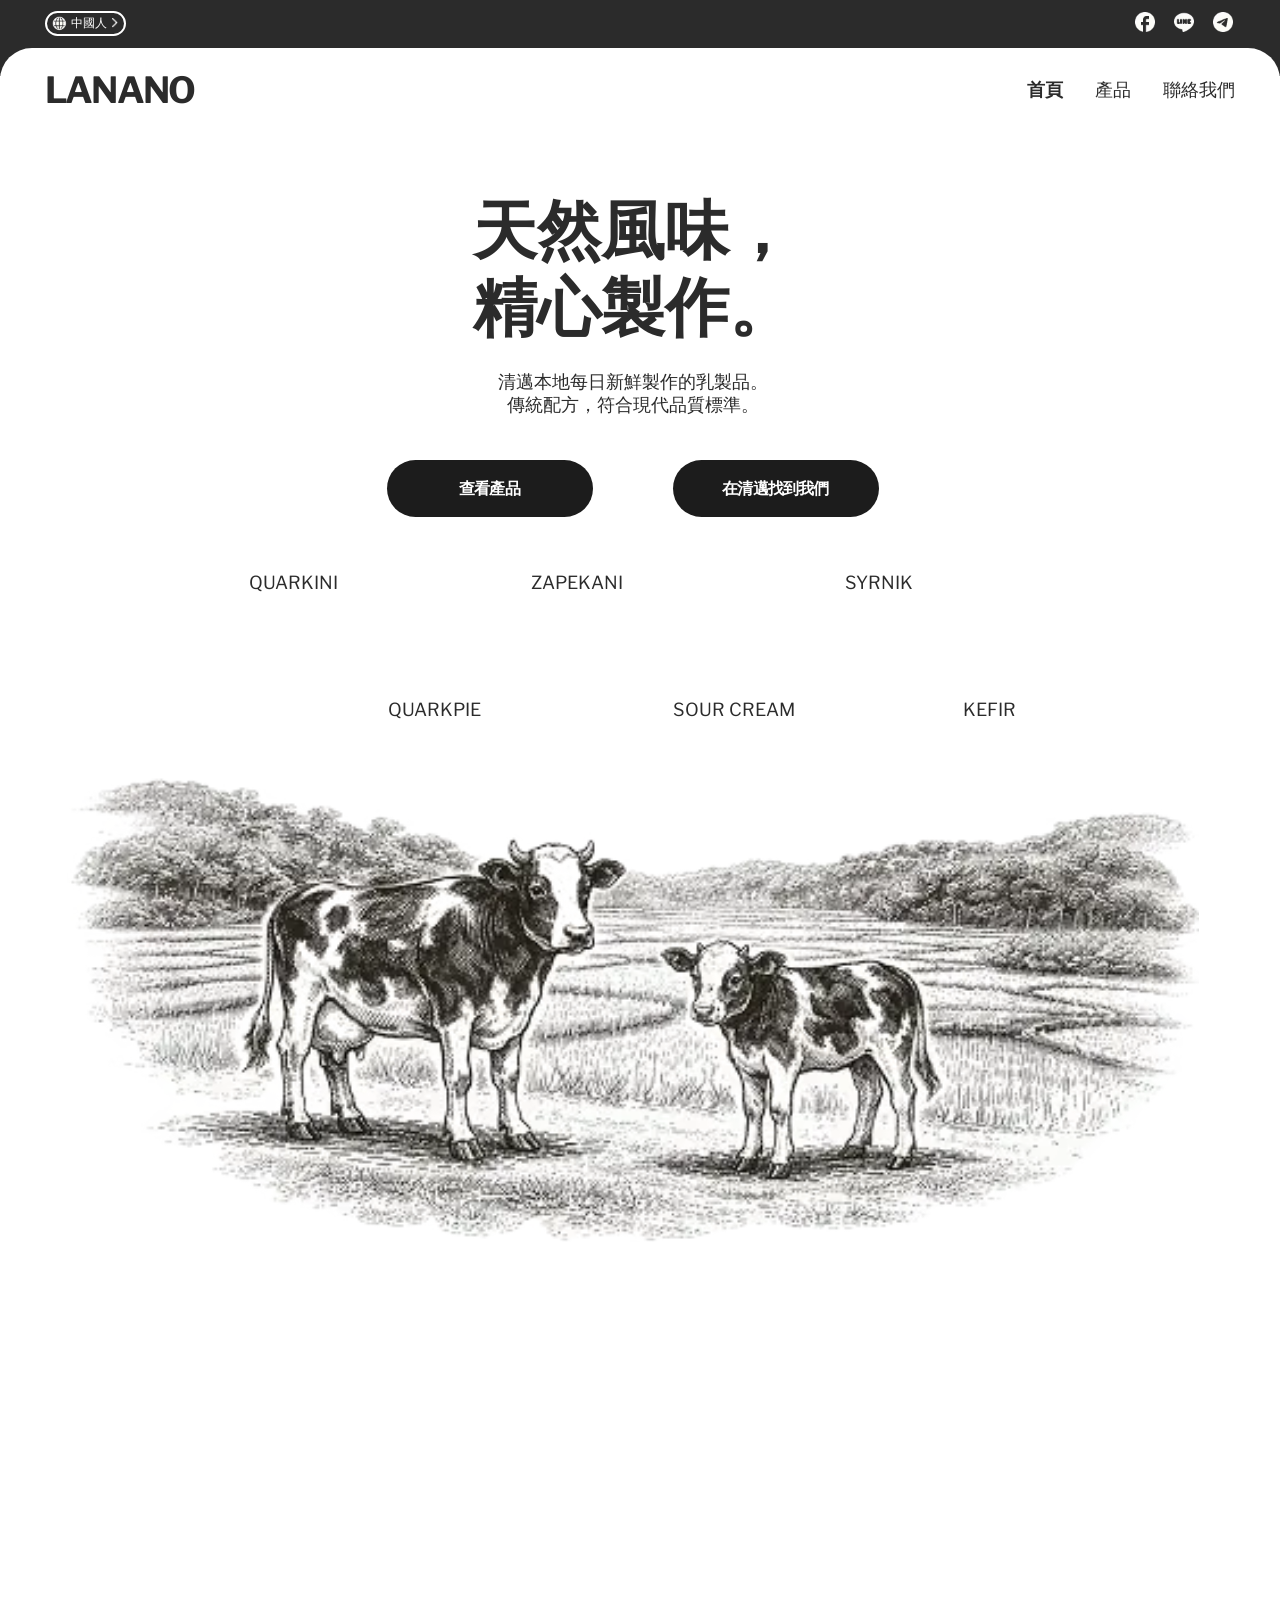
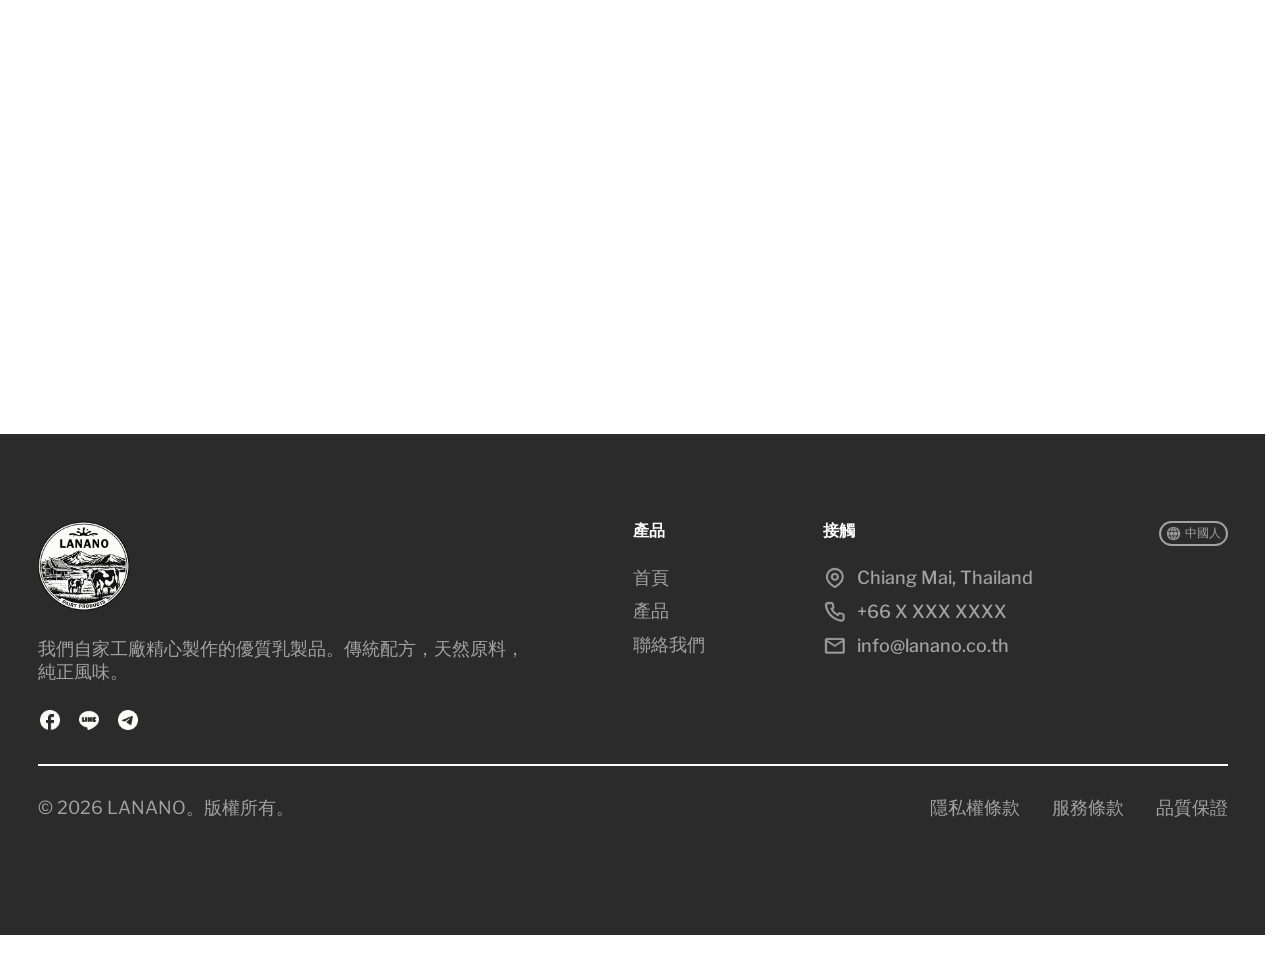
<file: zh/index.html>
<!DOCTYPE html>
<html lang="zh">

<head>
  <meta charset="UTF-8">
  <meta http-equiv="X-UA-Compatible" content="IE=edge">
  <meta name="viewport" content="width=device-width, initial-scale=1.0">
  <meta name="language" content="Chinese">
  <meta name="robots" content="index, follow">

  <meta property="og:locale" content="zh_ZH">
  <meta property="og:url" content="https://lanano.co.th/">
  <meta property="og:image" content="https://lanano.co.th/main.png">
  <meta property="og:image:width" content="1200">
  <meta property="og:image:height" content="630">
  <meta property="og:image:alt" content="Home page">
  <meta property="og:image:type" content="image/png">
  <meta property="og:type" content="website">

  <meta name="twitter:card" content="summary_large_image">
  <meta name="twitter:site" content="https://lanano.co.th/">
  <meta name="twitter:image" content="https://lanano.co.th/main.png">

  <link rel="alternate" href="https://lanano.co.th/" hreflang="en-EN">
  <link rel="alternate" href="https://lanano.co.th/th" hreflang="th-TH">
  <link rel="alternate" href="https://lanano.co.th/zh" hreflang="zh-ZH">

  <meta name="twitter:title" content="LANANO－每日新鮮製作的乳製品">
  <meta property="og:title" content="LANANO－每日新鮮製作的乳製品">
  <meta property="og:site_name" content="清邁手工製作的新鮮發酵乳製品和夸克甜點。採用生牛奶和活性菌種－純淨配方，帶來溫暖、純淨的口感。">
  <meta name="twitter:description" content="清邁手工製作的新鮮發酵乳製品和夸克甜點。採用生牛奶和活性菌種－純淨配方，帶來溫暖、純淨的口感。">
  <meta name="description" content="清邁手工製作的新鮮發酵乳製品和夸克甜點。採用生牛奶和活性菌種－純淨配方，帶來溫暖、純淨的口感。">
  <title>LANANO－每日新鮮製作的乳製品</title>

  <link rel="canonical" href="https://lanano.co.th/">
  <link rel="icon" href="/favicon.png" type="image/png">
  <link rel="preload" href="/fonts/librefranklin-bold.woff2" as="font" type="font/woff2" crossorigin>
  <link rel="preload" href="/fonts/librefranklin-medium.woff2" as="font" type="font/woff2" crossorigin>
  <link rel="preload" href="/fonts/librefranklin-regular.woff2" as="font" type="font/woff2" crossorigin>
  <link rel="stylesheet" href="/resources/aos/aos.css">
  <link rel="stylesheet" href="/css/main-min.css">
  <script defer src="/resources/aos/aos.js"></script>
  <script defer src="/js/main.js"></script>
</head>

<body>
  <div class="page init-aos">
    <!-- start header -->
    <header class="header">
      <div class="header__top bg-dark">
        <div class="header__container container">
          <div class="lang">
            <button class="lang__active hover-color color-white fw-500 tx-12-10" aria-label="EN">
              <span class="lang__active-icon" style="background-image: url('/img/icons/lang-white.webp');"></span>
              中國人
              <span class="lang__active-arrow" style="background-image: url('/img/icons/arrow.webp');"></span>
            </button>
            <ul class="lang__list" aria-label="List langs">
              <li>
                <a class="tx-12-10 hover-color fw-500" href="/th" aria-label="Open Thai version site">
                  แบบไทย
                </a>
              </li>
              <li>
                <a class="tx-12-10 hover-color fw-500" href="/" aria-label="Open Chinese version site">
                  English
                </a>
              </li>
            </ul>
          </div>
          <ul class="issocial" aria-label="Social links">
            <li>
              <a class="icon hover-opacity" target="_blank" href="https://www.facebook.com/profile.php?id=61587693653450" aria-label="Open facebook">
                <img src="/img/social-icons/facebook-white.webp" width="24" height="24" title="Open facebook"
                  alt="Facebook">
              </a>
            </li>
            <li>
              <a class="icon hover-opacity" target="_blank" href="https://line.me/ti/p/@lanano" aria-label="Open ume">
                <img src="/img/social-icons/ume-white.webp" width="24" height="24" title="Open ume" alt="Ume">
              </a>
            </li>
            <li>
              <a class="icon hover-opacity" target="_blank" href="https://t.me/lanano_th" aria-label="Open telegram">
                <img src="/img/social-icons/telegram-white.webp" width="24" height="24" title="Open telegram"
                  alt="Telegram">
              </a>
            </li>
          </ul>
        </div>
      </div>
      <div class="header__bottom bg-white">
        <div class="header__container container">
          <a class="hover-color logo-tx" href="/zh" aria-label="Go to main page">
            LANANO
          </a>
          <button class="burger" aria-label="Burger menu">
            <span></span>
            <span></span>
            <span></span>
          </button>
          <div class="header__menu">
            <nav class="nav" aria-label="Navigation site">
              <ul class="nav__list" aria-label="List navigation site">
                <li class="nav__item">
                  <a class="nav__link tx-main fw-700 uppercase" href="/zh" aria-label="首頁">
                    首頁
                  </a>
                </li>
                <li class="nav__item">
                  <a class="nav__link tx-main uppercase" href="#products" aria-label="產品">
                    產品
                  </a>
                </li>
                <li class="nav__item">
                  <a class="nav__link tx-main uppercase" href="#contacts" aria-label="聯絡我們">
                    聯絡我們
                  </a>
                </li>
              </ul>
            </nav>
            <button class="header__exit-menu" aria-label="Close burger menu"></button>
          </div>
        </div>
      </div>
    </header>
    <!-- end header -->
    <main class="main mb-section">
      <!-- start hero -->
      <section class="hero mb-44-40">
        <div class="container">
          <div class="hero__descr mb-44-15">
            <div class="hero__icon" data-aos="fade-up">
              <img src="/img/caplya.webp" width="128" height="24" title="Caplya decorative icon"
                alt="Caplya decorative icon">
            </div>
            <h1 class="tx-64-24 fw-700 text-center mb-24-15" data-aos="fade-up">
              天然風味， <br>
              精心製作。
            </h1>
            <p class="text-center tx-main mb-44-15" data-aos="fade-up">
              清邁本地每日新鮮製作的乳製品。<br>
              傳統配方，符合現代品質標準。
            </p>
            <ul class="hero__links mb-24-15" aria-label="links" data-aos="fade-up">
              <li>
                <a class="but uppercase" href="#products" aria-label="查看產品">
                  查看產品
                </a>
              </li>
              <li>
                <a class="but uppercase" href="#contacts" aria-label="在清邁找到我們">
                  在清邁找到我們
                </a>
              </li>
            </ul>
          </div>
          <ul class="hero__products mb-44-15" aria-label="Products" data-aos="fade-up">
            <li>
              <div class="hero__products-image mb-10">
                <picture>
                  <source media="(min-width: 320px)" srcset="/img/hero-products-1.webp" type="image/webp">
                  <img src="#" title="Quarkini" alt="Quarkini">
                </picture>
              </div>
              <strong class="tx-main text-center uppercase">
                Quarkini
              </strong>
            </li>
            <li>
              <div class="hero__products-image mb-10">
                <picture>
                  <source media="(min-width: 320px)" srcset="/img/hero-products-2.webp" type="image/webp">
                  <img src="#" title="Quarkpie" alt="Quarkpie">
                </picture>
              </div>
              <strong class="tx-main text-center uppercase">
                Quarkpie
              </strong>
            </li>
            <li>
              <div class="hero__products-image mb-10">
                <picture>
                  <source media="(min-width: 320px)" srcset="/img/hero-products-3.webp" type="image/webp">
                  <img src="#" title="Zapekani" alt="Zapekani">
                </picture>
              </div>
              <strong class="tx-main text-center uppercase">
                Zapekani
              </strong>
            </li>
            <li>
              <div class="hero__products-image mb-10">
                <picture>
                  <source media="(min-width: 320px)" srcset="/img/hero-products-4.webp" type="image/webp">
                  <img src="#" title="Sour cream" alt="Sour cream">
                </picture>
              </div>
              <strong class="tx-main text-center uppercase">
                Sour cream
              </strong>
            </li>
            <li>
              <div class="hero__products-image mb-10">
                <picture>
                  <source media="(min-width: 320px)" srcset="/img/hero-products-5.webp" type="image/webp">
                  <img src="#" title="Syrnik" alt="Syrnik">
                </picture>
              </div>
              <strong class="tx-main text-center uppercase">
                Syrnik
              </strong>
            </li>
            <li>
              <div class="hero__products-image mb-10">
                <picture>
                  <source media="(min-width: 320px)" srcset="/img/hero-products-6.webp" type="image/webp">
                  <img src="#" title="Kefir" alt="Kefir">
                </picture>
              </div>
              <strong class="tx-main text-center uppercase">
                Kefir
              </strong>
            </li>
          </ul>
          <div class="hero__image" data-aos="fade-up">
            <picture>
              <source media="(min-width: 601px)" srcset="/img/hero.webp" type="image/webp">
              <source media="(max-width: 600px)" srcset="/img/hero-mob.webp" type="image/webp">
              <img src="#!" width="336" height="336" title="Natural Taste Crafted with Care" alt="Natural Taste">
            </picture>
          </div>
        </div>
      </section>
      <!-- end hero -->

      <!-- start products -->
      <section class="products mb-section">
        <div class="products__archer" id="products"></div>
        <div class="container">
          <div class="products__descr mb-66-40">
            <h2 class="text-center mb-24-15 tx-64-24 fw-700" data-aos="fade-up">
              凝乳基 <br> <span class="underline">早餐</span>
            </h2>
            <div class="products__texts" data-aos="fade-up">
              <p class="tx-main text-center mb-10">
                口感細膩，味道清淡，採用天然原料，是早餐或零食的理想選擇。
              </p>
            </div>
          </div>
          <ul class="products__list" aria-label="Products">
            <li class="products__item" data-aos="fade-up">
              <div class="products__left">
                <div class="products__image">
                  <picture>
                    <source media="(min-width: 601px)" srcset="/img/curd-based-1.webp" type="image/webp">
                    <source media="(max-width: 600px)" srcset="/img/curd-based-1-mob.webp" type="image/webp">
                    <img src="#!" loading="lazy" width="120" height="120" title="烤砂鍋菜" alt="烤砂鍋菜">
                  </picture>
                </div>
              </div>
              <div class="products__right">
                <h3 class="products__name tx-16-14 fw-700 uppercase">
                  烤砂鍋菜
                </h3>
                <p class="tx-main fw-500">
                  口感綿軟的夸克起司砂鍋，質地幾乎像起司蛋糕。既可作為豐盛的早餐，也可作為甜點，
                  您可以根據自己的喜好添加各種配料——莓果、果醬、煉乳或酸奶油。
                </p>
              </div>
            </li>
            <li class="products__item" data-aos="fade-up">
              <div class="products__left">
                <div class="products__image">
                  <picture>
                    <source media="(min-width: 601px)" srcset="/img/curd-based-7.webp" type="image/webp">
                    <source media="(max-width: 600px)" srcset="/img/curd-based-7-mob.webp" type="image/webp">
                    <img src="#!" loading="lazy" width="120" height="120" title="鄉村起司煎餅" alt="鄉村起司煎餅">
                  </picture>
                </div>
              </div>
              <div class="products__right">
                <h3 class="products__name tx-16-14 fw-700 uppercase">
                  鄉村起司煎餅
                </h3>
                <p class="tx-main fw-500">
                  金黃酥脆的夸克煎餅：外皮微脆，內裡柔軟綿密。令人倍感舒適的口味——
                  搭配茶、咖啡，或作為暖心的早餐，都是絕佳選擇。
                </p>
              </div>
            </li>
            <li class="products__item" data-aos="fade-up">
              <div class="products__left">
                <div class="products__image">
                  <picture>
                    <source media="(min-width: 601px)" srcset="/img/curd-based-2.webp" type="image/webp">
                    <source media="(max-width: 600px)" srcset="/img/curd-based-2-mob.webp" type="image/webp">
                    <img src="#!" loading="lazy" width="120" height="120" title="凝乳甜甜圈" alt="凝乳甜甜圈">
                  </picture>
                </div>
              </div>
              <div class="products__right">
                <h3 class="products__name tx-16-14 fw-700 uppercase">
                  凝乳甜甜圈
                </h3>
                <p class="tx-main fw-500">
                  酥脆金黃的外皮，鬆軟綿密的內裡，散發著淡淡的甜香。
                  冷熱皆宜，是理想的休閒小點。
                </p>
              </div>
            </li>
            <li class="products__item" data-aos="fade-up">
              <div class="products__left">
                <div class="products__image">
                  <picture>
                    <source media="(min-width: 601px)" srcset="/img/curd-based-8.webp" type="image/webp">
                    <source media="(max-width: 600px)" srcset="/img/curd-based-8-mob.webp" type="image/webp">
                    <img src="#!" loading="lazy" width="120" height="120" title="沙鍋" alt="沙鍋">
                  </picture>
                </div>
              </div>
              <div class="products__right">
                <h3 class="products__name tx-16-14 fw-700 uppercase">
                  沙鍋
                </h3>
                <p class="tx-main fw-500">
                  莓果燕麥夸克派－美味可口，飽足感強，營養均衡。是家庭早餐的理想之選，
                  冷熱皆宜。
                </p>
              </div>
            </li>
            <li class="products__item" data-aos="fade-up">
              <div class="products__left">
                <div class="products__image">
                  <picture>
                    <source media="(min-width: 601px)" srcset="/img/curd-based-3.webp" type="image/webp">
                    <source media="(max-width: 600px)" srcset="/img/curd-based-3-mob.webp" type="image/webp">
                    <img src="#!" loading="lazy" width="120" height="120" title="克菲爾" alt="克菲爾">
                  </picture>
                </div>
              </div>
              <div class="products__right">
                <h3 class="products__name tx-16-14 fw-700 uppercase">
                  克菲爾
                </h3>
                <p class="tx-main fw-500">
                  濃稠的克菲爾，口感順滑，略帶酸味。富含益生菌、蛋白質和鈣質—
                  是日常營養均衡的理想選擇。可直接飲用，也可搭配格蘭諾拉麥片或烘焙。
                </p>
              </div>
            </li>
            <li class="products__item" data-aos="fade-up">
              <div class="products__left">
                <div class="products__image">
                  <picture>
                    <source media="(min-width: 601px)" srcset="/img/curd-based-9.webp" type="image/webp">
                    <source media="(max-width: 600px)" srcset="/img/curd-based-9-mob.webp" type="image/webp">
                    <img src="#!" loading="lazy" width="120" height="120" title="糖霜凝乳條（syrki）" alt="糖霜凝乳條（syrki）">
                  </picture>
                </div>
              </div>
              <div class="products__right">
                <h3 class="products__name tx-16-14 fw-700 uppercase">
                  糖霜凝乳條（syrki）
                </h3>
                <p class="tx-main fw-500">
                  香草夸克迷你巧克力棒，裹以巧克力釉。保留了真正夸克的美味，口感細膩香甜——
                  不含乳脂替代品或人工香料。非常適合上學、工作或咖啡小憩時享用。
                </p>
              </div>
            </li>
            <li class="products__item" data-aos="fade-up">
              <div class="products__left">
                <div class="products__image">
                  <picture>
                    <source media="(min-width: 601px)" srcset="/img/curd-based-4.webp" type="image/webp">
                    <source media="(max-width: 600px)" srcset="/img/curd-based-4-mob.webp" type="image/webp">
                    <img src="#!" loading="lazy" width="120" height="120" title="酸奶油" alt="酸奶油">
                  </picture>
                </div>
              </div>
              <div class="products__right">
                <h3 class="products__name tx-16-14 fw-700 uppercase">
                  酸奶油
                </h3>
                <p class="tx-main fw-500">
                  農場酸奶油由農場生牛奶製成。它非常適合搭配希臘酸奶黃瓜醬（syrniki）和酸奶油麵包（zapekanka），添加到湯和醬汁中，或與水果和蜂蜜一起食用。這是一款簡單傳統的純正奶香產品。
                </p>
              </div>
            </li>
            <li class="products__item" data-aos="fade-up">
              <div class="products__left">
                <div class="products__image">
                  <picture>
                    <source media="(min-width: 601px)" srcset="/img/curd-based-10.webp" type="image/webp">
                    <source media="(max-width: 600px)" srcset="/img/curd-based-10-mob.webp" type="image/webp">
                    <img src="#!" loading="lazy" width="120" height="120" title="原味 syrki" alt="原味 syrki">
                  </picture>
                </div>
              </div>
              <div class="products__right">
                <h3 class="products__name tx-16-14 fw-700 uppercase">
                  原味 syrki
                </h3>
                <p class="tx-main fw-500">
                  香草夸克起司裹上巧克力釉。保留了真正夸克起司的美味，口感細膩香甜——不含
                  乳脂替代品或人工香料。非常適合上學、工作或咖啡休息時間享用。
                </p>
              </div>
            </li>
            <li class="products__item" data-aos="fade-up">
              <div class="products__left">
                <div class="products__image">
                  <picture>
                    <source media="(min-width: 601px)" srcset="/img/curd-based-5.webp" type="image/webp">
                    <source media="(max-width: 600px)" srcset="/img/curd-based-5-mob.webp" type="image/webp">
                    <img src="#!" loading="lazy" width="120" height="120" title="Sochnik" alt="Sochnik">
                  </picture>
                </div>
              </div>
              <div class="products__right">
                <h3 class="products__name tx-16-14 fw-700 uppercase">
                  理髮師
                </h3>
                <p class="tx-main fw-500">
                  童年最愛：酥脆的酥皮包裹著多汁的夸克起司餡料。非常適合早餐或
                  作為一份快速小吃－口感溫和，令人滿足，溫暖舒適。
                </p>
              </div>
            </li>
            <li class="products__item" data-aos="fade-up">
              <div class="products__left">
                <div class="products__image">
                  <picture>
                    <source media="(min-width: 601px)" srcset="/img/curd-based-11-mob.webp" type="image/webp">
                    <source media="(max-width: 600px)" srcset="/img/curd-based-11-mob.webp" type="image/webp">
                    <img src="#!" loading="lazy" width="120" height="120" title="紙杯蛋糕" alt="紙杯蛋糕">
                  </picture>
                </div>
              </div>
              <div class="products__right">
                <h3 class="products__name tx-16-14 fw-700 uppercase">
                  紙杯蛋糕
                </h3>
                <p class="tx-main fw-500">
                  蓬鬆的夸克瑪芬——口感柔軟，略帶甜味，非常適合作為“家庭早餐”。搭配咖啡、茶或牛奶都很棒，
                  而且因為添加了夸克，所以能保持更長時間的柔軟口感。
                </p>
              </div>
            </li>
            <li class="products__item" data-aos="fade-up">
              <div class="products__left">
                <div class="products__image">
                  <picture>
                    <source media="(min-width: 601px)" srcset="/img/curd-based-6.webp" type="image/webp">
                    <source media="(max-width: 600px)" srcset="/img/curd-based-6-mob.webp" type="image/webp">
                    <img src="#!" loading="lazy" width="120" height="120" title="提拉米蘇" alt="提拉米蘇">
                  </picture>
                </div>
              </div>
              <div class="products__right">
                <h3 class="products__name tx-16-14 fw-700 uppercase">
                  提拉米蘇
                </h3>
                <p class="tx-main fw-500">
                  這款夸克甜點加入了手指餅乾、可可粉和清新的柑橘香氣。奇亞籽則賦予它「超級食物」般的健康風味——
                  更豐富的口感、更飽足的營養和更持久的飽足感。
                </p>
              </div>
            </li>
            <li class="products__item" data-aos="fade-up">
              <div class="products__left">
                <div class="products__image">
                  <picture>
                    <source media="(min-width: 601px)" srcset="/img/curd-based-12.webp" type="image/webp">
                    <source media="(max-width: 600px)" srcset="/img/curd-based-12-mob.webp" type="image/webp">
                    <img src="#!" loading="lazy" width="120" height="120" title="乾酪" alt="乾酪">
                  </picture>
                </div>
              </div>
              <div class="products__right">
                <h3 class="products__name tx-16-14 fw-700 uppercase">
                  乾酪
                </h3>
                <p class="tx-main fw-500">
                  經典夸克乳酪，奶香濃鬱，略帶酸味。不含防腐劑，僅含牛奶及乳酸菌。
                  可直接食用，也可搭配蜂蜜、水果、香草或烘焙。
                </p>
              </div>
            </li>
          </ul>
        </div>
      </section>
      <!-- end products -->

      <!-- start contacts -->
      <section class="contacts mb-section">
        <div class="contacts__archer" id="contacts"></div>
        <div class="container mb-44-40">
          <div class="contacts__descr mb-66-40">
            <h2 class="text-center mb-24-15 tx-64-24 fw-700" data-aos="fade-up">
              在清邁找到我們
            </h2>
            <div class="contacts__texts">
              <p class="tx-main text-center mb-10" data-aos="fade-up">
                本地乳製品，每日新鮮製作
              </p>
            </div>
          </div>
          <div class="contacts__content mb-44-15" data-aos="fade-up">
            <div class="contacts__left">
              <h3 class="mb-15 tx-16-14 fw-700 uppercase">
                聯絡方式
              </h3>
              <address class="address">
                <div class="address__item mb-10">
                  <div class="icon" style="background-image: url('/img/icons/geo-black.webp');"></div>
                  <p class="tx-main fw-500">
                    Chiang Mai, Thailand, <br>
                    Hang Dong, Ban Tawai....
                  </p>
                </div>
                <div class="address__item mb-10">
                  <div class="icon" style="background-image: url('/img/icons/phone-black.webp');"></div>
                  <a class="tx-main fw-500 hover-color word-break" href="tel:+66XXXXXXXX">
                    +66 X XXX XXXX
                  </a>
                </div>
                <div class="address__item mb-10">
                  <div class="icon" style="background-image: url('/img/icons/mail-black.webp');"></div>
                  <a class="tx-main fw-500 hover-color word-break" href="mailto:hello@lanano.co.th">
                    hello@lanano.co.th
                  </a>
                </div>
              </address>
            </div>
            <div class="contacts__logo logo">
              <picture>
                <source media="(min-width: 601px)" srcset="/img/logo.webp" type="image/webp">
                <source media="(max-width: 600px)" srcset="/img/logo-mob.webp" type="image/webp">
                <img src="#!" loading="lazy" width="120" height="120" title="Lanano" alt="Lanano">
              </picture>
            </div>
            <div class="contacts__right">
              <h3 class="mb-15 tx-16-14 fw-700 uppercase">
                營業時間
              </h3>
              <address>
                <div class="mb-44-15">
                  <p class="tx-main fw-500 mb-10">
                    週一至週六： <span class="fw-700">8:00-17:00</span>
                  </p>
                  <p class="tx-main fw-500 mb-10">
                    週日：休息
                  </p>
                </div>
                <ul class="issocial" aria-label="Social links">
                  <li>
                    <a class="icon hover-opacity" target="_blank" href="https://www.facebook.com/profile.php?id=61587693653450" aria-label="Open facebook">
                      <img src="/img/social-icons/facebook-black.webp" width="24" height="24" title="Open facebook"
                        alt="Facebook">
                    </a>
                  </li>
                  <li>
                    <a class="icon hover-opacity" target="_blank" href="https://line.me/ti/p/@lanano" aria-label="Open ume">
                      <img src="/img/social-icons/ume-black.webp" width="24" height="24" title="Open ume" alt="Ume">
                    </a>
                  </li>
                  <li>
                    <a class="icon hover-opacity" target="_blank" href="https://t.me/lanano_th"
                      aria-label="Open telegram">
                      <img src="/img/social-icons/telegram-black.webp" width="24" height="24" title="Open telegram"
                        alt="Telegram">
                    </a>
                  </li>
                </ul>
              </address>
            </div>
          </div>
        </div>
        <div class="wrapper-map" data-aos="fade-up">
          <a class="wrapper-map__map hover-opacity" href="https://maps.app.goo.gl/7nuv294uDSa4K4s3A" target="_blank"
            aria-label="Go to check map">
            <picture>
              <source media="(min-width: 601px)" srcset="/img/map.webp" type="image/webp">
              <source media="(max-width: 600px)" srcset="/img/map-mob.webp" type="image/webp">
              <img src="#!" loading="lazy" width="336" height="336" title="" alt="">
            </picture>
          </a>
        </div>
      </section>
      <!-- end contacts -->
    </main>
    <!-- start footer -->
    <footer class="footer bg-dark">
      <div class="container">
        <div class="footer__top">
          <div class="footer__left">
            <div class="logo logo_92 mb-24-15">
              <picture>
                <source media="(min-width: 601px)" srcset="/img/logo-white.webp" type="image/webp">
                <source media="(max-width: 600px)" srcset="/img/logo-white-mob.webp" type="image/webp">
                <img src="#!" loading="lazy" width="120" height="120" title="Lanano" alt="Lanano">
              </picture>
            </div>
            <p class="tx-main color-gray mb-24-15">
              我們自家工廠精心製作的優質乳製品。傳統配方，天然原料，
              純正風味。
            </p>
            <ul class="issocial" aria-label="Social links">
              <li>
                <a class="icon hover-opacity" target="_blank" href="https://www.facebook.com/profile.php?id=61587693653450" aria-label="Open facebook">
                  <img src="/img/social-icons/facebook-white.webp" width="24" height="24" title="Open facebook"
                    alt="Facebook">
                </a>
              </li>
              <li>
                <a class="icon hover-opacity" target="_blank" href="https://line.me/ti/p/@lanano" aria-label="Open ume">
                  <img src="/img/social-icons/ume-white.webp" width="24" height="24" title="Open ume" alt="Ume">
                </a>
              </li>
              <li>
                <a class="icon hover-opacity" target="_blank" href="https://t.me/lanano_th" aria-label="Open telegram">
                  <img src="/img/social-icons/telegram-white.webp" width="24" height="24" title="Open telegram"
                    alt="Telegram">
                </a>
              </li>
            </ul>
          </div>
          <div class="footer__wrapper-nav">
            <strong class="footer__title uppercase tx-16-14 fw-700 color-white mb-24-15">
              產品
            </strong>
            <nav class="nav" aria-label="Navigation site">
              <ul class="nav__list" aria-label="Navigation site list">
                <li class="nav__item">
                  <a class="nav__link tx-main fw-500 color-gray hover-color" href="/zh" aria-label="首頁">
                    首頁
                  </a>
                </li>
                <li class="nav__item">
                  <a class="nav__link tx-main fw-500 color-gray hover-color" href="#products" aria-label="產品">
                    產品
                  </a>
                </li>
                <li class="nav__item">
                  <a class="nav__link tx-main fw-500 color-gray hover-color" href="#contacts" aria-label="聯絡我們">
                    聯絡我們
                  </a>
                </li>
              </ul>
            </nav>
          </div>
          <div class="footer__wrapper-contacts">
            <strong class="footer__title uppercase tx-16-14 fw-700 color-white mb-24-15">
              接觸
            </strong>
            <address class="address">
              <div class="address__item mb-10">
                <div class="icon" style="background-image: url('/img/icons/geo-white.webp');"></div>
                <p class="tx-main color-gray fw-500">
                  Chiang Mai, Thailand
                </p>
              </div>
              <div class="address__item mb-10">
                <div class="icon" style="background-image: url('/img/icons/phone-white.webp');"></div>
                <a class="tx-main fw-500 color-gray hover-color word-break" href="tel:+66XXXXXXXX">
                  +66 X XXX XXXX
                </a>
              </div>
              <div class="address__item mb-10">
                <div class="icon" style="background-image: url('/img/icons/mail-white.webp');"></div>
                <a class="tx-main fw-500 color-gray hover-color word-break" href="mailto:hello@lanano.co.th">
                  info@lanano.co.th
                </a>
              </div>
            </address>
          </div>
          <div class="lang">
            <button class="lang__active hover-color color-gray fw-500 tx-12-10" aria-label="EN">
              <span class="lang__active-icon lang__active-icon_24"
                style="background-image: url('/img/icons/lang-gray.webp');"></span>
              中國人
            </button>
            <ul class="lang__list" aria-label="List langs">
              <li>
                <a class="tx-12-10 hover-color fw-500" href="/th" aria-label="Open Thai version site">แบบไทย</a>
              </li>
              <li>
                <a class="tx-12-10 hover-color fw-500" href="/" aria-label="Open Chinese version site">English</a>
              </li>
            </ul>
          </div>
        </div>
        <div class="footer__bottom">
          <p class="tx-main color-gray">
            © 2026 LANANO。版權所有。
          </p>
          <nav class="nav" aria-label="Navigation site">
            <ul class="nav__list nav__list_footer" aria-label="Navigation site list">
              <li class="nav__item">
                <a class="nav__link tx-main color-gray hover-color" href="#!" aria-label="隱私權條款">
                  隱私權條款
                </a>
              </li>
              <li class="nav__item">
                <a class="nav__link tx-main color-gray hover-color" href="#!" aria-label="服務條款">
                  服務條款
                </a>
              </li>
              <li class="nav__item">
                <a class="nav__link tx-main color-gray hover-color" href="#!" aria-label="品質保證">
                  品質保證
                </a>
              </li>
            </ul>
          </nav>
        </div>
      </div>
    </footer>
    <!-- end footer -->
  </div>
</body>

</html>
</file>
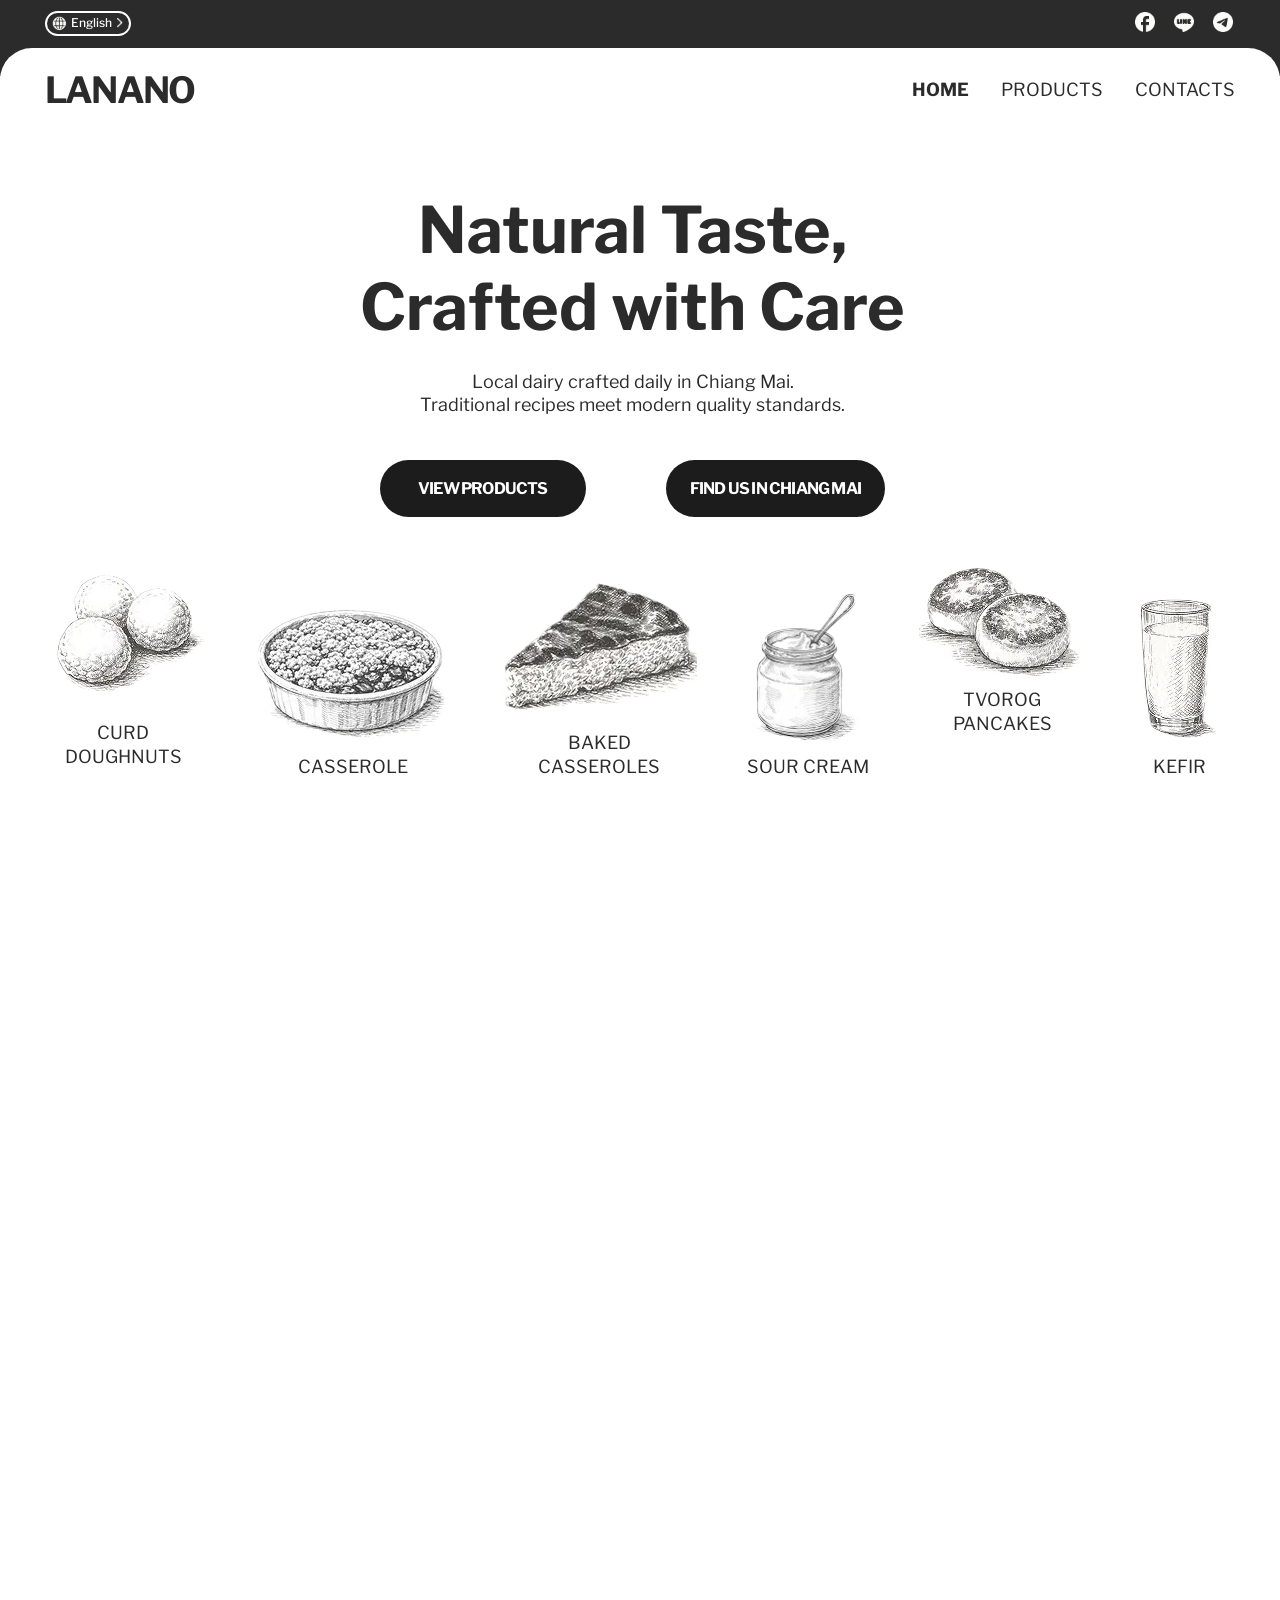
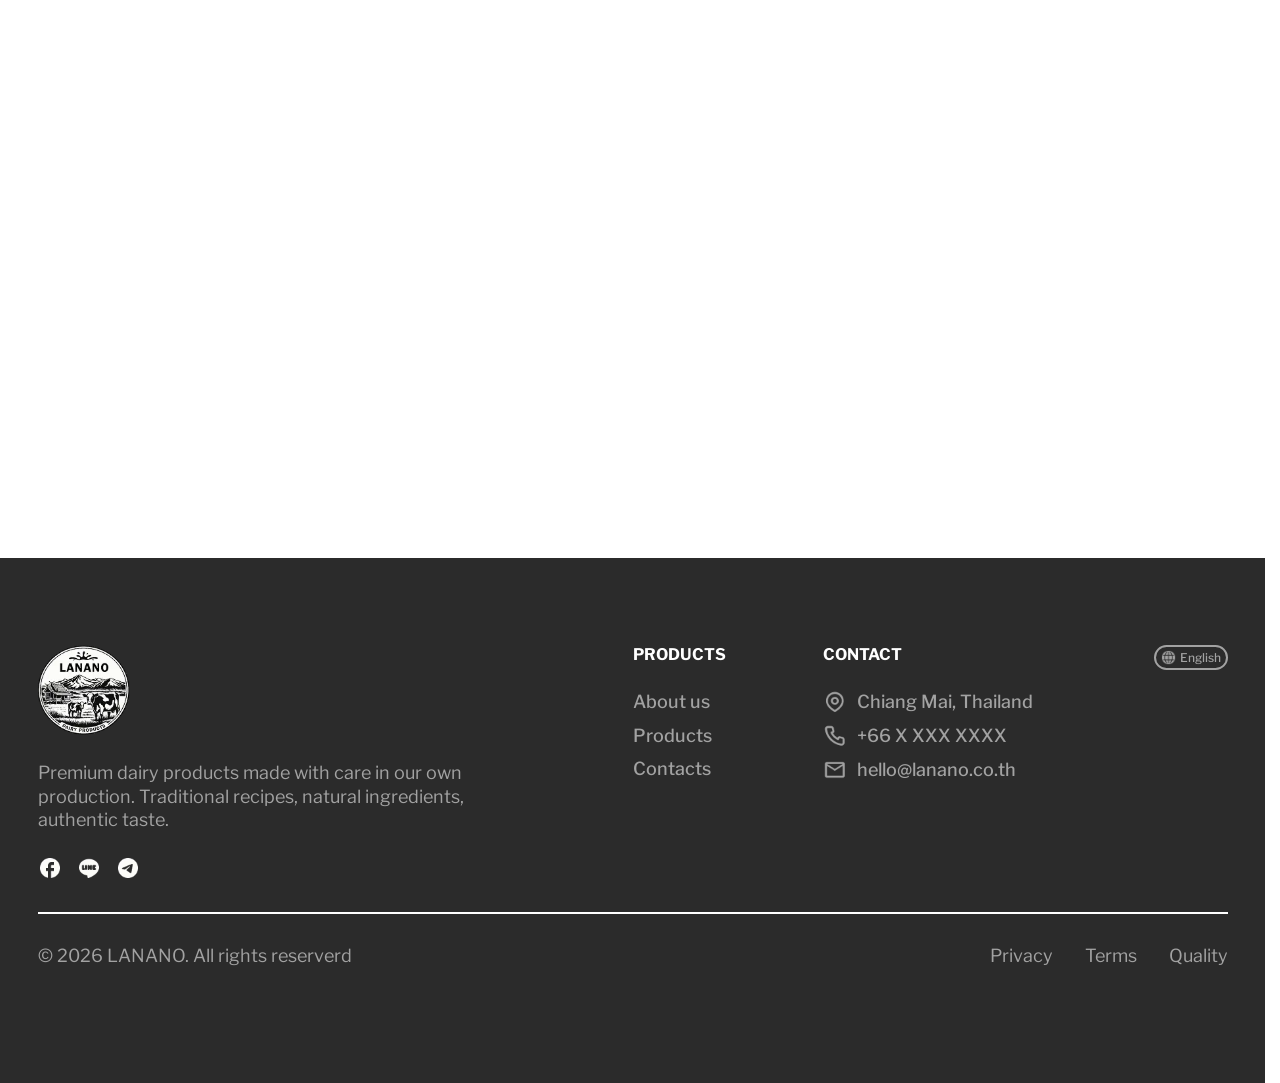
<file: index.seo.html>
<!DOCTYPE html>
<html lang="en">

<head>
  <meta charset="UTF-8">
  <meta http-equiv="X-UA-Compatible" content="IE=edge">
  <meta name="viewport" content="width=device-width, initial-scale=1.0">
  <meta name="theme-color" content="#0b0b0b">
  <meta name="format-detection" content="telephone=no">
  <meta name="robots" content="index, follow, max-image-preview:large, max-snippet:-1, max-video-preview:-1">

  <meta name="language" content="English">
    <meta property="og:locale" content="en_US">
  <meta property="og:url" content="https://lanano.co.th/">
  <meta property="og:image" content="https://lanano.co.th/main.png">
  <meta property="og:image:width" content="1200">
  <meta property="og:image:height" content="630">
  <meta property="og:image:alt" content="Home page">
  <meta property="og:image:type" content="image/png">
  <meta property="og:type" content="website">
  <meta property="og:description" content="Fresh cultured dairy and quark desserts, made in Chiang Mai. Raw milk, live cultures — clean recipes with a cozy, honest taste.">

  <meta name="twitter:card" content="summary_large_image">
  <meta name="twitter:site" content="https://lanano.co.th/">
  <meta name="twitter:image" content="https://lanano.co.th/main.png">

  <link rel="alternate" href="https://lanano.co.th/" hreflang="x-default">
  <link rel="alternate" href="https://lanano.co.th/" hreflang="en"
  <link rel="alternate" href="https://lanano.co.th/th" hreflang="th">
  <link rel="alternate" href="https://lanano.co.th/zh" hreflang="zh">

  <meta name="twitter:title" content="LANANO — Fresh dairy made daily">
  <meta property="og:title" content="LANANO — Fresh dairy made daily">
  <meta property="og:site_name" content="LANANO">
  <meta name="twitter:description"
    content="Fresh cultured dairy and quark desserts, made in Chiang Mai. Raw milk, live cultures — clean recipes with a cozy, honest taste.">
  <meta name="description"
    content="Fresh cultured dairy and quark desserts, made in Chiang Mai. Raw milk, live cultures — clean recipes with a cozy, honest taste.">
  <title>LANANO — Fresh dairy made daily</title>

  <link rel="canonical" href="https://lanano.co.th/">
  <link rel="icon" href="/favicon.png" type="image/png">
  <link rel="preload" as="image" href="/img/hero.webp" imagesrcset="/img/hero.webp 1x" fetchpriority="high">
  <link rel="preload" as="image" href="/img/hero-mob.webp" media="(max-width: 600px)">

  <link rel="preload" href="/fonts/librefranklin-bold.woff2" as="font" type="font/woff2" crossorigin>
  <link rel="preload" href="/fonts/librefranklin-medium.woff2" as="font" type="font/woff2" crossorigin>
  <link rel="preload" href="/fonts/librefranklin-regular.woff2" as="font" type="font/woff2" crossorigin>
  <link rel="stylesheet" href="/resources/aos/aos.css">
  <link rel="stylesheet" href="/css/main-min.css">
  <script defer src="/resources/aos/aos.js"></script>
  <script defer src="/js/main.js"></script>

  <script type="application/ld+json">
{
  "@context": "https://schema.org",
  "@type": "LocalBusiness",
  "name": "LANANO",
  "url": "https://lanano.co.th/",
  "image": [
    "https://lanano.co.th/main.png"
  ],
  "description": "Fresh cultured dairy and quark desserts, made in Chiang Mai. Raw milk, live cultures — clean recipes with a cozy, honest taste.",
  "address": {
    "@type": "PostalAddress",
    "addressLocality": "Chiang Mai",
    "addressRegion": "Chiang Mai",
    "addressCountry": "TH"
  },
  "areaServed": "Chiang Mai",
  "sameAs": [
    "https://t.me/lanano_th"
  ]
}
  </script>
</head>

<body>
  <div class="page init-aos">
    <!-- start header -->
    <header class="header">
      <div class="header__top bg-dark">
        <div class="header__container container">
          <div class="lang">
            <button class="lang__active hover-color color-white fw-500 tx-12-10" aria-label="EN">
              <span class="lang__active-icon" style="background-image: url('/img/icons/lang-white.webp');"></span>
              English
              <span class="lang__active-arrow" style="background-image: url('/img/icons/arrow.webp');"></span>
            </button>
            <ul class="lang__list" aria-label="List langs">
              <li>
                <a class="tx-12-10 hover-color fw-500" href="/th" aria-label="Open Thai version site">
                  แบบไทย
                </a>
              </li>
              <li>
                <a class="tx-12-10 hover-color fw-500" href="/zh" aria-label="Open Chinese version site">
                  中國人
                </a>
              </li>
            </ul>
          </div>
          <ul class="issocial" aria-label="Social links">
            <li>
              <a class="icon hover-opacity" target="_blank" href="#!" aria-label="Open facebook">
                <img src="/img/social-icons/facebook-white.webp" width="24" height="24" title="Open facebook"
                  alt="Facebook" loading="lazy">
              </a>
            </li>
            <li>
              <a class="icon hover-opacity" target="_blank" href="#!" aria-label="Open ume">
                <img src="/img/social-icons/ume-white.webp" width="24" height="24" title="Open ume" alt="Ume" loading="lazy">
              </a>
            </li>
            <li>
              <a class="icon hover-opacity" target="_blank" href="https://t.me/lanano_th" aria-label="Open telegram">
                <img src="/img/social-icons/telegram-white.webp" width="24" height="24" title="Open telegram"
                  alt="Telegram" loading="lazy">
              </a>
            </li>
          </ul>
        </div>
      </div>
      <div class="header__bottom bg-white">
        <div class="header__container container">
          <a class="hover-color logo-tx" href="/" aria-label="Go to main page">
            LANANO
          </a>
          <button class="burger" aria-label="Burger menu">
            <span></span>
            <span></span>
            <span></span>
          </button>
          <div class="header__menu">
            <nav class="nav" aria-label="Navigation site">
              <ul class="nav__list" aria-label="List navigation site">
                <li class="nav__item">
                  <a class="nav__link tx-main fw-700 uppercase" href="/" aria-label="Home">
                    Home
                  </a>
                </li>
                <li class="nav__item">
                  <a class="nav__link tx-main uppercase" href="#products" aria-label="Products">
                    Products
                  </a>
                </li>
                <li class="nav__item">
                  <a class="nav__link tx-main uppercase" href="#contacts" aria-label="Contacts">
                    Contacts
                  </a>
                </li>
              </ul>
            </nav>
            <button class="header__exit-menu" aria-label="Close burger menu"></button>
          </div>
        </div>
      </div>
    </header>
    <!-- end header -->
    <main class="main mb-section">
      <!-- start hero -->
      <section class="hero mb-44-40">
        <div class="container">
          <div class="hero__descr mb-44-15">
            <div class="hero__icon" data-aos="fade-up">
              <img src="/img/caplya.webp" width="128" height="24" title="Caplya decorative icon"
                alt="Caplya decorative icon" loading="lazy">
            </div>
            <h1 class="tx-64-24 fw-700 text-center mb-24-15" data-aos="fade-up">
              Natural Taste, <br>
              Crafted with Care
            </h1>
            <p class="text-center tx-main mb-44-15" data-aos="fade-up">
              Local dairy crafted daily in Chiang Mai. <br>
              Traditional recipes meet modern quality standards.
            </p>
            <ul class="hero__links mb-24-15" aria-label="links" data-aos="fade-up">
              <li>
                <a class="but uppercase" href="#products" aria-label="View products">
                  View products
                </a>
              </li>
              <li>
                <a class="but uppercase" href="#contacts" aria-label="Find us in Chiang Mai">
                  Find us in Chiang Mai
                </a>
              </li>
            </ul>
          </div>
          <ul class="hero__products mb-44-15" aria-label="Products" data-aos="fade-up">
            <li>
              <div class="hero__products-image mb-10">
                <picture>
                  <source media="(min-width: 320px)" srcset="/img/hero-products-1.webp" type="image/webp">
                  <img src="/img/hero-products-1.webp" title="Curd doughnuts" alt="Curd doughnuts" decoding="async" loading="lazy">
                </picture>
              </div>
              <strong class="tx-main text-center uppercase">
                Curd <br> doughnuts
              </strong>
            </li>
            <li>
              <div class="hero__products-image mb-10">
                <picture>
                  <source media="(min-width: 320px)" srcset="/img/hero-products-2.webp" type="image/webp">
                  <img src="/img/hero-products-2.webp" title="Casserole" alt="Casserole" decoding="async" loading="lazy">
                </picture>
              </div>
              <strong class="tx-main text-center uppercase">
                Casserole
              </strong>
            </li>
            <li>
              <div class="hero__products-image mb-10">
                <picture>
                  <source media="(min-width: 320px)" srcset="/img/hero-products-3.webp" type="image/webp">
                  <img src="/img/hero-products-3.webp" title="Baked casseroles" alt="Baked casseroles" decoding="async" loading="lazy">
                </picture>
              </div>
              <strong class="tx-main text-center uppercase">
                Baked <br> casseroles
              </strong>
            </li>
            <li>
              <div class="hero__products-image mb-10">
                <picture>
                  <source media="(min-width: 320px)" srcset="/img/hero-products-4.webp" type="image/webp">
                  <img src="/img/hero-products-4.webp" title="Sour cream" alt="Sour cream" decoding="async" loading="lazy">
                </picture>
              </div>
              <strong class="tx-main text-center uppercase">
                Sour cream
              </strong>
            </li>
            <li>
              <div class="hero__products-image mb-10">
                <picture>
                  <source media="(min-width: 320px)" srcset="/img/hero-products-5.webp" type="image/webp">
                  <img src="/img/hero-products-5.webp" title="Tvorog pancakes" alt="Tvorog pancakes" decoding="async" loading="lazy">
                </picture>
              </div>
              <strong class="tx-main text-center uppercase">
                Tvorog <br> pancakes
              </strong>
            </li>
            <li>
              <div class="hero__products-image mb-10">
                <picture>
                  <source media="(min-width: 320px)" srcset="/img/hero-products-6.webp" type="image/webp">
                  <img src="/img/hero-products-6.webp" title="Kefir" alt="Kefir" decoding="async" loading="lazy">
                </picture>
              </div>
              <strong class="tx-main text-center uppercase">
                Kefir
              </strong>
            </li>
          </ul>
          <div class="hero__image" data-aos="fade-up">
            <picture>
              <source media="(min-width: 601px)" srcset="/img/hero.webp" type="image/webp">
              <source media="(max-width: 600px)" srcset="/img/hero-mob.webp" type="image/webp">
              <img src="/img/hero.webp" width="336" height="336" title="Natural Taste Crafted with Care" alt="Natural Taste" decoding="async" loading="eager" fetchpriority="high">
            </picture>
          </div>
        </div>
      </section>
      <!-- end hero -->

      <!-- start products -->
      <section class="products mb-section">
        <div class="products__archer" id="products"></div>
        <div class="container">
          <div class="products__descr mb-66-40">
            <h2 class="text-center mb-24-15 tx-64-24 fw-700" data-aos="fade-up">
              Curd-based <br> <span class="underline">breakfasts</span>
            </h2>
            <div class="products__texts" data-aos="fade-up">
              <p class="tx-main text-center mb-10">
                Delicate texture, mild flavor, and natural ingredients make them an ideal choice for breakfast or a
                snack.
              </p>
            </div>
          </div>
          <ul class="products__list" aria-label="Products">
            <li class="products__item" data-aos="fade-up">
              <div class="products__left">
                <div class="products__image">
                  <picture>
                    <source media="(min-width: 601px)" srcset="/img/curd-based-1.webp" type="image/webp">
                    <source media="(max-width: 600px)" srcset="/img/curd-based-1-mob.webp" type="image/webp">
                    <img src="/img/curd-based-1.webp" loading="eager" width="120" height="120" title="Baked casseroles"
                      alt="Baked casseroles" decoding="async">
                  </picture>
                </div>
              </div>
              <div class="products__right">
                <h3 class="products__name tx-16-14 fw-700 uppercase">
                  Baked casseroles
                </h3>
                <p class="tx-main fw-500">
                  Soft baked quark casserole with an almost cheesecake-like texture. A hearty breakfast or dessert you
                  can top your way — berries, jam, condensed milk, or sour cream.
                </p>
              </div>
            </li>
            <li class="products__item" data-aos="fade-up">
              <div class="products__left">
                <div class="products__image">
                  <picture>
                    <source media="(min-width: 601px)" srcset="/img/curd-based-7.webp" type="image/webp">
                    <source media="(max-width: 600px)" srcset="/img/curd-based-7-mob.webp" type="image/webp">
                    <img src="/img/curd-based-7.webp" loading="lazy" width="120" height="120" title="Tvorog pancakes" alt="Tvorog pancakes" decoding="async">
                  </picture>
                </div>
              </div>
              <div class="products__right">
                <h3 class="products__name tx-16-14 fw-700 uppercase">
                  Tvorog pancakes
                </h3>
                <p class="tx-main fw-500">
                  Golden quark pancakes: lightly crisp outside, tender and creamy inside. Comfort-food flavor — perfect
                  with tea, coffee, or as a warm breakfast.
                </p>
              </div>
            </li>
            <li class="products__item" data-aos="fade-up">
              <div class="products__left">
                <div class="products__image">
                  <picture>
                    <source media="(min-width: 601px)" srcset="/img/curd-based-2.webp" type="image/webp">
                    <source media="(max-width: 600px)" srcset="/img/curd-based-2-mob.webp" type="image/webp">
                    <img src="/img/curd-based-2.webp" loading="lazy" width="120" height="120" title="Curd doughnuts" alt="Curd doughnuts" decoding="async">
                  </picture>
                </div>
              </div>
              <div class="products__right">
                <h3 class="products__name tx-16-14 fw-700 uppercase">
                  Curd doughnuts
                </h3>
                <p class="tx-main fw-500">
                  Quark doughnuts with a crispy golden shell and airy center. Lightly sweet and aromatic — delicious
                  warm or chilled for an easy snack.
                </p>
              </div>
            </li>
            <li class="products__item" data-aos="fade-up">
              <div class="products__left">
                <div class="products__image">
                  <picture>
                    <source media="(min-width: 601px)" srcset="/img/curd-based-8.webp" type="image/webp">
                    <source media="(max-width: 600px)" srcset="/img/curd-based-8-mob.webp" type="image/webp">
                    <img src="/img/curd-based-8.webp" loading="lazy" width="120" height="120" title="Casserole" alt="Casserole" decoding="async">
                  </picture>
                </div>
              </div>
              <div class="products__right">
                <h3 class="products__name tx-16-14 fw-700 uppercase">
                  Casserole
                </h3>
                <p class="tx-main fw-500">
                  Quark pie with berries and oats — tasty, filling, and well-balanced. Perfect for a family breakfast,
                  and great both warm and cold.
                </p>
              </div>
            </li>
            <li class="products__item" data-aos="fade-up">
              <div class="products__left">
                <div class="products__image">
                  <picture>
                    <source media="(min-width: 601px)" srcset="/img/curd-based-3.webp" type="image/webp">
                    <source media="(max-width: 600px)" srcset="/img/curd-based-3-mob.webp" type="image/webp">
                    <img src="/img/curd-based-3.webp" loading="lazy" width="120" height="120" title="Kefir" alt="Kefir" decoding="async">
                  </picture>
                </div>
              </div>
              <div class="products__right">
                <h3 class="products__name tx-16-14 fw-700 uppercase">
                  Kefir
                </h3>
                <p class="tx-main fw-500">
                  Thick kefir with a smooth, mildly tangy taste. A natural source of probiotics, protein, and calcium —
                  great for daily balance. Enjoy it as a drink, with granola, or in baking.
                </p>
              </div>
            </li>
            <li class="products__item" data-aos="fade-up">
              <div class="products__left">
                <div class="products__image">
                  <picture>
                    <source media="(min-width: 601px)" srcset="/img/curd-based-9.webp" type="image/webp">
                    <source media="(max-width: 600px)" srcset="/img/curd-based-9-mob.webp" type="image/webp">
                    <img src="/img/curd-based-9.webp" loading="lazy" width="120" height="120" title="Glazed curd bars (syrkI)"
                      alt="Glazed curd bars (syrkI)" decoding="async">
                  </picture>
                </div>
              </div>
              <div class="products__right">
                <h3 class="products__name tx-16-14 fw-700 uppercase">
                  Glazed curd bars (syrkI)
                </h3>
                <p class="tx-main fw-500">
                  Vanilla quarky mini-bar in chocolate glaze. The goodness of real quark with a delicate sweet taste —
                  no milk-fat substitutes or artificial flavors. Great for school, work, or coffee breaks.
                </p>
              </div>
            </li>
            <li class="products__item" data-aos="fade-up">
              <div class="products__left">
                <div class="products__image">
                  <picture>
                    <source media="(min-width: 601px)" srcset="/img/curd-based-4.webp" type="image/webp">
                    <source media="(max-width: 600px)" srcset="/img/curd-based-4-mob.webp" type="image/webp">
                    <img src="/img/curd-based-4.webp" loading="lazy" width="120" height="120" title="Sour cream" alt="Sour cream" decoding="async">
                  </picture>
                </div>
              </div>
              <div class="products__right">
                <h3 class="products__name tx-16-14 fw-700 uppercase">
                  Sour cream
                </h3>
                <p class="tx-main fw-500">
                  Farm sour cream is made from raw farm milk. It’s perfect for topping syrniki and zapekanka, adding to
                  soups and sauces, or serving with fruit and honey. A simple, traditional product with a pure dairy
                  flavor.
                </p>
              </div>
            </li>
            <li class="products__item" data-aos="fade-up">
              <div class="products__left">
                <div class="products__image">
                  <picture>
                    <source media="(min-width: 601px)" srcset="/img/curd-based-10.webp" type="image/webp">
                    <source media="(max-width: 600px)" srcset="/img/curd-based-10-mob.webp" type="image/webp">
                    <img src="/img/curd-based-10.webp" loading="lazy" width="120" height="120" title="Original syrkI" alt="Original syrkI" decoding="async">
                  </picture>
                </div>
              </div>
              <div class="products__right">
                <h3 class="products__name tx-16-14 fw-700 uppercase">
                  Original syrkI
                </h3>
                <p class="tx-main fw-500">
                  Vanilla quarky in chocolate glaze. The goodness of real quark with a delicate sweet taste — no
                  milk-fat substitutes or artificial flavors. Great for school, work, or coffee breaks.
                </p>
              </div>
            </li>
            <li class="products__item" data-aos="fade-up">
              <div class="products__left">
                <div class="products__image">
                  <picture>
                    <source media="(min-width: 601px)" srcset="/img/curd-based-5.webp" type="image/webp">
                    <source media="(max-width: 600px)" srcset="/img/curd-based-5-mob.webp" type="image/webp">
                    <img src="/img/curd-based-5.webp" loading="lazy" width="120" height="120" title="Sochnik" alt="Sochnik" decoding="async">
                  </picture>
                </div>
              </div>
              <div class="products__right">
                <h3 class="products__name tx-16-14 fw-700 uppercase">
                  Sochnik
                </h3>
                <p class="tx-main fw-500">
                  A childhood favorite: crumbly shortcrust pastry with a juicy quark filling. Perfect for breakfast or a
                  quick snack — gentle, satisfying, and cozy.
                </p>
              </div>
            </li>
            <li class="products__item" data-aos="fade-up">
              <div class="products__left">
                <div class="products__image">
                  <picture>
                    <source media="(min-width: 601px)" srcset="/img/curd-based-11-mob.webp" type="image/webp">
                    <source media="(max-width: 600px)" srcset="/img/curd-based-11-mob.webp" type="image/webp">
                    <img src="/img/curd-based-11-mob.webp" loading="lazy" width="120" height="120" title="Cupcake" alt="Cupcake" decoding="async">
                  </picture>
                </div>
              </div>
              <div class="products__right">
                <h3 class="products__name tx-16-14 fw-700 uppercase">
                  Cupcake
                </h3>
                <p class="tx-main fw-500">
                  Fluffy quark muffin — soft, lightly sweet, and very “family breakfast.” Great with coffee, tea, or
                  milk, and stays tender longer thanks to the quark.
                </p>
              </div>
            </li>
            <li class="products__item" data-aos="fade-up">
              <div class="products__left">
                <div class="products__image">
                  <picture>
                    <source media="(min-width: 601px)" srcset="/img/curd-based-6.webp" type="image/webp">
                    <source media="(max-width: 600px)" srcset="/img/curd-based-6-mob.webp" type="image/webp">
                    <img src="/img/curd-based-6.webp" loading="lazy" width="120" height="120" title="Tiramisoni" alt="Tiramisoni" decoding="async">
                  </picture>
                </div>
              </div>
              <div class="products__right">
                <h3 class="products__name tx-16-14 fw-700 uppercase">
                  Tiramisoni
                </h3>
                <p class="tx-main fw-500">
                  Quark dessert with savoiardi, cocoa, and bright citrus notes. Chia seeds add a “superfood” touch —
                  more texture, more goodness, longer-lasting satiety.
                </p>
              </div>
            </li>
            <li class="products__item" data-aos="fade-up">
              <div class="products__left">
                <div class="products__image">
                  <picture>
                    <source media="(min-width: 601px)" srcset="/img/curd-based-12.webp" type="image/webp">
                    <source media="(max-width: 600px)" srcset="/img/curd-based-12-mob.webp" type="image/webp">
                    <img src="/img/curd-based-12.webp" loading="lazy" width="120" height="120" title="Cottage Cheese" alt="Cottage Cheese" decoding="async">
                  </picture>
                </div>
              </div>
              <div class="products__right">
                <h3 class="products__name tx-16-14 fw-700 uppercase">
                  Cottage Cheese
                </h3>
                <p class="tx-main fw-500">
                  Classic quark with a gentle milky taste and a light tang. No preservatives — just milk and cultures.
                  Great on its own, with honey, fruit, herbs, or in baking.
                </p>
              </div>
            </li>
          </ul>
        </div>
      </section>
      <!-- end products -->

      <!-- start contacts -->
      <section class="contacts mb-section">
        <div class="contacts__archer" id="contacts"></div>
        <div class="container mb-44-40">
          <div class="contacts__descr mb-66-40">
            <h2 class="text-center mb-24-15 tx-64-24 fw-700" data-aos="fade-up">
              Find us in Chiang Mai
            </h2>
            <div class="contacts__texts">
              <p class="tx-main text-center mb-10" data-aos="fade-up">
                Local dairy products, made daily
              </p>
            </div>
          </div>
          <div class="contacts__content mb-44-15" data-aos="fade-up">
            <div class="contacts__left">
              <h3 class="mb-15 tx-16-14 fw-700 uppercase">
                Contacts
              </h3>
              <address class="address">
                <div class="address__item mb-10">
                  <div class="icon" style="background-image: url('/img/icons/geo-black.webp');"></div>
                  <p class="tx-main fw-500">
                    Chiang Mai, Thailand, <br>
                    Hang Dong, Ban Tawai....
                  </p>
                </div>
                <div class="address__item mb-10">
                  <div class="icon" style="background-image: url('/img/icons/phone-black.webp');"></div>
                  <a class="tx-main fw-500 hover-color word-break" href="tel:+66XXXXXXXX">
                    +66 X XXX XXXX
                  </a>
                </div>
                <div class="address__item mb-10">
                  <div class="icon" style="background-image: url('/img/icons/mail-black.webp');"></div>
                  <a class="tx-main fw-500 hover-color word-break" href="mailto:hello@lanano.co.th">
                    hello@lanano.co.th
                  </a>
                </div>
              </address>
            </div>
            <div class="contacts__logo logo">
              <picture>
                <source media="(min-width: 601px)" srcset="/img/logo.webp" type="image/webp">
                <source media="(max-width: 600px)" srcset="/img/logo-mob.webp" type="image/webp">
                <img src="/img/logo.webp" loading="lazy" width="120" height="120" title="Lanano" alt="Lanano" decoding="async">
              </picture>
            </div>
            <div class="contacts__right">
              <h3 class="mb-15 tx-16-14 fw-700 uppercase">
                Open hours
              </h3>
              <address>
                <div class="mb-44-15">
                  <p class="tx-main fw-500 mb-10">
                    Monday-Saturday: <span class="fw-700">8:00-17:00</span>
                  </p>
                  <p class="tx-main fw-500 mb-10">
                    Sunday: Closed
                  </p>
                </div>
                <ul class="issocial" aria-label="Social links">
                  <li>
                    <a class="icon hover-opacity" target="_blank" href="#!" aria-label="Open facebook">
                      <img src="/img/social-icons/facebook-black.webp" width="24" height="24" title="Open facebook"
                        alt="Facebook" loading="lazy">
                    </a>
                  </li>
                  <li>
                    <a class="icon hover-opacity" target="_blank" href="#!" aria-label="Open ume">
                      <img src="/img/social-icons/ume-black.webp" width="24" height="24" title="Open ume" alt="Ume" loading="lazy">
                    </a>
                  </li>
                  <li>
                    <a class="icon hover-opacity" target="_blank" href="https://t.me/lanano_th"
                      aria-label="Open telegram">
                      <img src="/img/social-icons/telegram-black.webp" width="24" height="24" title="Open telegram"
                        alt="Telegram" loading="lazy">
                    </a>
                  </li>
                </ul>
              </address>
            </div>
          </div>
        </div>
        <div class="wrapper-map" data-aos="fade-up">
          <a class="wrapper-map__map hover-opacity" href="https://maps.app.goo.gl/7nuv294uDSa4K4s3A" target="_blank"
            aria-label="Go to check map">
            <picture>
              <source media="(min-width: 601px)" srcset="/img/map.webp" type="image/webp">
              <source media="(max-width: 600px)" srcset="/img/map-mob.webp" type="image/webp">
              <img src="/img/map.webp" loading="lazy" width="336" height="336" title="LANANO location map" alt="Map to LANANO in Hang Dong, Chiang Mai" decoding="async">
            </picture>
          </a>
        </div>
      </section>
      <!-- end contacts -->
    </main>
    <!-- start footer -->
    <footer class="footer bg-dark">
      <div class="container">
        <div class="footer__top">
          <div class="footer__left">
            <div class="logo logo_92 mb-24-15">
              <picture>
                <source media="(min-width: 601px)" srcset="/img/logo-white.webp" type="image/webp">
                <source media="(max-width: 600px)" srcset="/img/logo-white-mob.webp" type="image/webp">
                <img src="/img/logo-white.webp" loading="lazy" width="120" height="120" title="Lanano" alt="Lanano" decoding="async">
              </picture>
            </div>
            <p class="tx-main color-gray mb-24-15">
              Premium dairy products made with care in our own production. Traditional recipes, natural ingredients,
              authentic taste.
            </p>
            <ul class="issocial" aria-label="Social links">
              <li>
                <a class="icon hover-opacity" target="_blank" href="#!" aria-label="Open facebook">
                  <img src="/img/social-icons/facebook-white.webp" width="24" height="24" title="Open facebook"
                    alt="Facebook" loading="lazy">
                </a>
              </li>
              <li>
                <a class="icon hover-opacity" target="_blank" href="#!" aria-label="Open ume">
                  <img src="/img/social-icons/ume-white.webp" width="24" height="24" title="Open ume" alt="Ume" loading="lazy">
                </a>
              </li>
              <li>
                <a class="icon hover-opacity" target="_blank" href="https://t.me/lanano_th" aria-label="Open telegram">
                  <img src="/img/social-icons/telegram-white.webp" width="24" height="24" title="Open telegram"
                    alt="Telegram" loading="lazy">
                </a>
              </li>
            </ul>
          </div>
          <div class="footer__wrapper-nav">
            <strong class="footer__title uppercase tx-16-14 fw-700 color-white mb-24-15">
              Products
            </strong>
            <nav class="nav" aria-label="Navigation site">
              <ul class="nav__list" aria-label="Navigation site list">
                <li class="nav__item">
                  <a class="nav__link tx-main fw-500 color-gray hover-color" href="#!" aria-label="About us ">
                    About us
                  </a>
                </li>
                <li class="nav__item">
                  <a class="nav__link tx-main fw-500 color-gray hover-color" href="#products" aria-label="Products">
                    Products
                  </a>
                </li>
                <li class="nav__item">
                  <a class="nav__link tx-main fw-500 color-gray hover-color" href="#contacts" aria-label="Contacts">
                    Contacts
                  </a>
                </li>
              </ul>
            </nav>
          </div>
          <div class="footer__wrapper-contacts">
            <strong class="footer__title uppercase tx-16-14 fw-700 color-white mb-24-15">
              Contact
            </strong>
            <address class="address">
              <div class="address__item mb-10">
                <div class="icon" style="background-image: url('/img/icons/geo-white.webp');"></div>
                <p class="tx-main color-gray fw-500">
                  Chiang Mai, Thailand
                </p>
              </div>
              <div class="address__item mb-10">
                <div class="icon" style="background-image: url('/img/icons/phone-white.webp');"></div>
                <a class="tx-main fw-500 color-gray hover-color word-break" href="tel:+66XXXXXXXX">
                  +66 X XXX XXXX
                </a>
              </div>
              <div class="address__item mb-10">
                <div class="icon" style="background-image: url('/img/icons/mail-white.webp');"></div>
                <a class="tx-main fw-500 color-gray hover-color word-break" href="mailto:hello@lanano.co.th">
                  hello@lanano.co.th
                </a>
              </div>
            </address>
          </div>
          <div class="lang">
            <button class="lang__active hover-color color-gray fw-500 tx-12-10" aria-label="EN">
              <span class="lang__active-icon lang__active-icon_24"
                style="background-image: url('/img/icons/lang-gray.webp');"></span>
              English
            </button>
            <ul class="lang__list" aria-label="List langs">
              <li>
                <a class="tx-12-10 hover-color fw-500" href="/th" aria-label="Open Thai version site">
                  Thai
                </a>
              </li>
              <li>
                <a class="tx-12-10 hover-color fw-500" href="/zh" aria-label="Open Chinese version site">
                  Chinese
                </a>
              </li>
            </ul>
          </div>
        </div>
        <div class="footer__bottom">
          <p class="tx-main color-gray">
            © 2026 LANANO. All rights reserverd
          </p>
          <nav class="nav" aria-label="Navigation site">
            <ul class="nav__list nav__list_footer" aria-label="Navigation site list">
              <li class="nav__item">
                <a class="nav__link tx-main color-gray hover-color" href="#!" aria-label="Privacy">
                  Privacy
                </a>
              </li>
              <li class="nav__item">
                <a class="nav__link tx-main color-gray hover-color" href="#!" aria-label="Terms">
                  Terms
                </a>
              </li>
              <li class="nav__item">
                <a class="nav__link tx-main color-gray hover-color" href="#!" aria-label="Quality">
                  Quality
                </a>
              </li>
            </ul>
          </nav>
        </div>
      </div>
    </footer>
    <!-- end footer -->
  </div>
</body>

</html>
</file>
<file: css/main-min.css>
* {
  padding: 0;
  margin: 0;
  border: 0
}

*,
:after,
:before {
  -webkit-box-sizing: border-box;
  box-sizing: border-box
}

:active,
:focus {
  outline: 0
}

a:active,
a:focus {
  outline: 0
}

aside,
footer,
header,
nav {
  display: block
}

body,
html {
  width: 100%;
  font-size: 100%;
  line-height: 1;
  font-size: 14px;
  -ms-text-size-adjust: 100%;
  -moz-text-size-adjust: 100%;
  -webkit-text-size-adjust: 100%;
  scroll-behavior: smooth;
  scrollbar-gutter: stable
}

button,
input,
textarea {
  font-family: inherit
}

input::-ms-clear {
  display: none
}

input,
textarea {
  -moz-appearance: none;
  appearance: none;
  -webkit-appearance: none;
  border-radius: 0
}

input::-webkit-input-placeholder,
textarea::-webkit-input-placeholder {
  color: inherit
}

input::-moz-placeholder,
textarea::-moz-placeholder {
  color: inherit
}

input:-ms-input-placeholder,
textarea:-ms-input-placeholder {
  color: inherit
}

input::-ms-input-placeholder,
textarea::-ms-input-placeholder {
  color: inherit
}

input::placeholder,
textarea::placeholder {
  color: inherit
}

textarea {
  resize: none
}

button {
  cursor: pointer;
  background-color: transparent
}

button::-moz-focus-inner {
  padding: 0;
  border: 0
}

a {
  display: inline-block;
  color: inherit
}

a,
a:visited {
  text-decoration: none
}

a:hover {
  text-decoration: none
}

ul li {
  list-style: none
}

img {
  display: block;
  width: 100%;
  height: 100%;
  -o-object-fit: contain;
  object-fit: contain;
  -o-object-position: center;
  object-position: center;
  vertical-align: top
}

svg {
  display: block;
  width: 100%;
  height: 100%
}

h1,
h2,
h3,
h4,
h5,
h6 {
  font-size: inherit;
  font-weight: inherit
}

picture {
  display: block;
  width: 100%;
  height: 100%
}

input::-webkit-inner-spin-button,
input::-webkit-outer-spin-button {
  -webkit-appearance: none;
  margin: 0
}

input[type=number] {
  -moz-appearance: textfield
}

address {
  font-style: normal
}

strong {
  display: block
}

input:-webkit-autofill,
input:-webkit-autofill::first-line,
input:-webkit-autofill:focus,
textarea:-webkit-autofill,
textarea:-webkit-autofill::first-line,
textarea:-webkit-autofill:focus {
  -webkit-transition: background-color 5000s ease-in-out 0s;
  transition: background-color 5000s ease-in-out 0s;
  background-color: transparent !important
}

input:-moz-fill-selected,
textarea:-moz-fill-selected {
  -moz-transition: background-color 5000s ease-in-out 0s;
  transition: background-color 5000s ease-in-out 0s;
  background-color: transparent !important
}

input::-ms-value,
textarea::-ms-value {
  -ms-transition: background-color 5000s ease-in-out 0s;
  transition: background-color 5000s ease-in-out 0s;
  background-color: transparent !important
}

@font-face {
  font-family: Librefranklin;
  font-style: normal;
  font-weight: 700;
  font-display: swap;
  src: url(/fonts/librefranklin-bold.woff2) format("woff2")
}

@font-face {
  font-family: Librefranklin;
  font-style: normal;
  font-weight: 500;
  font-display: swap;
  src: url(/fonts/librefranklin-medium.woff2) format("woff2")
}

@font-face {
  font-family: Librefranklin;
  font-style: normal;
  font-weight: 400;
  font-display: swap;
  src: url(/fonts/librefranklin-regular.woff2) format("woff2")
}

:root {
  --font-main: "Librefranklin", sans-serif;
  --container-width: 1190px;
  --container-step: 20px;
  --container-step-tablet: 15px;
  --container-step-mobile: 10px;
  --container: calc(var(--container-width) + (var(--container-step) * 2));
  --background-page: #fff;
  --main: #2b2b2b;
  --black: #000000;
  --white: #ffffff;
  --dark: #2B2B2B;
  --hover: #7B68EE;
  --active: #4169E1
}

.logo-tx {
  font-weight: 700;
  font-size: 36px;
  line-height: 100%;
  letter-spacing: -.05em
}

@media (max-width:991px) {
  .logo-tx {
    font-size: 28px
  }
}

@media (max-width:600px) {
  .logo-tx {
    font-size: 24px
  }
}

.visually-hidden {
  position: absolute;
  width: 1px;
  height: 1px;
  margin: -1px;
  padding: 0;
  overflow: hidden;
  border: 0;
  clip: rect(0 0 0 0)
}

.tx-12-10 {
  font-weight: 400;
  font-size: 12px;
  line-height: 120%
}

@media (max-width:600px) {
  .tx-12-10 {
    font-size: 10px
  }
}

.tx-64-24 {
  font-weight: 400;
  font-size: 64px;
  line-height: 120%
}

@media (max-width:1220px) {
  .tx-64-24 {
    font-size: 48px
  }
}

@media (max-width:991px) {
  .tx-64-24 {
    font-size: 32px
  }
}

@media (max-width:600px) {
  .tx-64-24 {
    font-size: 24px
  }
}

.tx-16-14 {
  font-size: 16px;
  font-weight: 400;
  line-height: 1.3
}

@media (max-width:600px) {
  .tx-16-14 {
    font-size: 14px
  }
}

.tx-main {
  font-size: 18px;
  font-weight: 400;
  line-height: 1.3
}

@media (max-width:991px) {
  .tx-main {
    font-size: 16px
  }
}

@media (max-width:600px) {
  .tx-main {
    font-size: 14px
  }
}

.icon {
  width: 24px;
  height: 24px;
  background-position: center;
  background-repeat: no-repeat;
  background-size: contain
}

@media (max-width:600px) {
  .icon {
    width: 20px;
    height: 20px
  }
}

.logo {
  width: 100%;
  max-width: 201px;
  height: 201px
}

@media (max-width:991px) {
  .logo {
    max-width: 168px;
    height: 168px
  }
}

@media (max-width:600px) {
  .logo {
    max-width: 122px;
    height: 122px
  }
}

.logo_92 {
  max-width: 92px;
  height: 92px
}

@media (max-width:991px) {
  .logo_92 {
    max-width: 72px;
    height: 72px
  }
}

@media (max-width:600px) {
  .logo_92 {
    max-width: 64px;
    height: 64px
  }
}

.but {
  display: -webkit-box;
  display: -ms-flexbox;
  display: flex;
  -webkit-box-align: center;
  -ms-flex-align: center;
  align-items: center;
  -webkit-box-pack: center;
  -ms-flex-pack: center;
  justify-content: center;
  padding: 10px 24px;
  font-size: 16px;
  line-height: 1;
  font-weight: 700;
  letter-spacing: -.05em;
  color: var(--white);
  background-color: #1c1c1c;
  width: -webkit-fit-content;
  width: -moz-fit-content;
  width: fit-content;
  border-radius: 47px;
  min-width: 206px;
  min-height: 57px;
  -webkit-transition: background-color .3s ease-in-out;
  transition: background-color .3s ease-in-out;
  text-align: center
}

@media (max-width:991px) {
  .but {
    font-size: 14px;
    min-height: 42px;
    min-width: 180px
  }
}

@media (max-width:600px) {
  .but {
    font-size: 10px;
    border-radius: 29px;
    min-width: 146px;
    min-height: 35px;
    padding: 10px 20px
  }
}

@media (any-hover:hover) {
  .but:hover {
    background-color: var(--hover)
  }
}

.but:focus-visible {
  background-color: var(--hover)
}

.but:active {
  background-color: var(--active);
  -webkit-transition-duration: .1s;
  transition-duration: .1s
}

.mb-section:not(:last-child) {
  margin-bottom: 80px
}

@media (max-width:991px) {
  .mb-section:not(:last-child) {
    margin-bottom: 60px
  }
}

@media (max-width:600px) {
  .mb-section:not(:last-child) {
    margin-bottom: 40px
  }
}

.mb-15:not(:last-child) {
  margin-bottom: 15px
}

.mb-10:not(:last-child) {
  margin-bottom: 10px
}

.mb-24-15:not(:last-child) {
  margin-bottom: 24px
}

@media (max-width:991px) {
  .mb-24-15:not(:last-child) {
    margin-bottom: 20px
  }
}

@media (max-width:600px) {
  .mb-24-15:not(:last-child) {
    margin-bottom: 15px
  }
}

.mb-66-40:not(:last-child) {
  margin-bottom: 66px
}

@media (max-width:991px) {
  .mb-66-40:not(:last-child) {
    margin-bottom: 52px
  }
}

@media (max-width:600px) {
  .mb-66-40:not(:last-child) {
    margin-bottom: 40px
  }
}

.mb-44-40:not(:last-child) {
  margin-bottom: 44px
}

@media (max-width:600px) {
  .mb-44-40:not(:last-child) {
    margin-bottom: 40px
  }
}

.mb-44-15:not(:last-child) {
  margin-bottom: 44px
}

@media (max-width:991px) {
  .mb-44-15:not(:last-child) {
    margin-bottom: 32px
  }
}

@media (max-width:600px) {
  .mb-44-15:not(:last-child) {
    margin-bottom: 15px
  }
}

.color-white {
  color: var(--white)
}

.color-gray {
  color: #a2a2a2
}

.bg-dark {
  background-color: var(--dark)
}

.bg-white {
  background-color: var(--white)
}

.hover-opacity {
  -webkit-transition: opacity .3s ease-in-out;
  transition: opacity .3s ease-in-out
}

@media (any-hover:hover) {
  .hover-opacity:hover {
    opacity: .5
  }
}

.hover-opacity:focus-visible {
  opacity: .5
}

.hover-opacity:active {
  opacity: .5;
  -webkit-transition-duration: .1s;
  transition-duration: .1s
}

.hover-color {
  -webkit-transition: color .3s ease-in-out;
  transition: color .3s ease-in-out
}

@media (any-hover:hover) {
  .hover-color:hover {
    color: var(--hover)
  }
}

.hover-color:focus-visible {
  color: var(--hover)
}

.hover-color:active {
  color: var(--active);
  -webkit-transition-duration: .1s;
  transition-duration: .1s
}

.container {
  max-width: var(--container);
  margin: 0 auto;
  padding: 0 var(--container-step)
}

@media (max-width:991px) {
  .container {
    padding: 0 var(--container-step-tablet)
  }
}

@media (max-width:600px) {
  .container {
    padding: 0 var(--container-step-mobile)
  }
}

.rd-transfer {
  display: -webkit-inline-box;
  display: -ms-inline-flexbox;
  display: inline-flex;
  -ms-flex-wrap: wrap;
  flex-wrap: wrap
}

.page {
  display: -webkit-box;
  display: -ms-flexbox;
  display: flex;
  -webkit-box-orient: vertical;
  -webkit-box-direction: normal;
  -ms-flex-direction: column;
  flex-direction: column;
  font-family: var(--font-main);
  min-height: 100vh;
  overflow: hidden;
  color: var(--main);
  background-color: var(--background-page)
}

.main {
  -webkit-box-flex: 1;
  -ms-flex: 1 1 auto;
  flex: 1 1 auto
}

.main_no-margin:not(:last-child) {
  margin-bottom: 0
}

a,
button {
  color: var(--main)
}

.d-block {
  display: block
}

.w100 {
  min-width: 0;
  width: 100%
}

.relative-z2 {
  position: relative;
  z-index: 2
}

.word-break {
  word-break: break-all
}

.m-auto {
  margin-left: auto;
  margin-right: auto
}

.img-contain {
  -o-object-fit: contain;
  object-fit: contain
}

.img-cover {
  -o-object-fit: cover;
  object-fit: cover
}

.underline {
  text-decoration: underline
}

.text-center {
  text-align: center
}

.text-right {
  text-align: right
}

.uppercase {
  text-transform: uppercase
}

.lowercase {
  text-transform: lowercase
}

.fw-100 {
  font-weight: 100
}

.fw-200 {
  font-weight: 200
}

.fw-300 {
  font-weight: 300
}

.fw-400 {
  font-weight: 400
}

.fw-500 {
  font-weight: 500
}

.fw-600 {
  font-weight: 600
}

.fw-700 {
  font-weight: 700
}

.fw-800 {
  font-weight: 800
}

.fw-900 {
  font-weight: 900
}

.rd-upload img {
  opacity: 0;
  -webkit-transition: opacity .3s ease-in-out;
  transition: opacity .3s ease-in-out
}

.rd-load img {
  opacity: 1
}

.scroll {
  padding-bottom: 10px;
  overflow: auto
}

.scroll::-webkit-scrollbar {
  height: 4px;
  background-color: var(--white)
}

.scroll::-webkit-scrollbar-thumb {
  background-color: var(--brown)
}

.header {
  position: fixed;
  width: 100%;
  left: 0;
  top: 0;
  z-index: 101
}

.header__container {
  display: -webkit-box;
  display: -ms-flexbox;
  display: flex;
  -webkit-box-align: center;
  -ms-flex-align: center;
  align-items: center;
  -webkit-box-pack: justify;
  -ms-flex-pack: justify;
  justify-content: space-between;
  gap: 24px
}

@media (max-width:991px) {
  .header__menu {
    display: -webkit-box;
    display: -ms-flexbox;
    display: flex;
    -webkit-box-orient: vertical;
    -webkit-box-direction: normal;
    -ms-flex-direction: column;
    flex-direction: column;
    position: fixed;
    top: 0;
    left: 0;
    width: 100vw;
    height: 100vh;
    background-color: var(--dark);
    z-index: 100;
    padding: 100px 30px 30px 30px;
    opacity: 0;
    visibility: hidden;
    pointer-events: none;
    overflow: auto;
    -webkit-transition: opacity .2s ease-in-out, visibility .2s ease-in-out, pointer-events .2s ease-in-out;
    transition: opacity .2s ease-in-out, visibility .2s ease-in-out, pointer-events .2s ease-in-out
  }
}

@media (max-width:600px) {
  .header__menu {
    padding: 80px 30px 30px 30px
  }
}

.header__menu.active {
  opacity: 1;
  visibility: visible;
  pointer-events: visible
}

.header__exit-menu {
  display: none;
  position: absolute;
  width: 30px;
  height: 30px;
  background-color: transparent
}

@media (max-width:991px) {
  .header__exit-menu {
    display: block;
    top: 30px;
    right: 30px
  }
}

@media (max-width:600px) {
  .header__exit-menu {
    top: 15px;
    right: 15px
  }
}

.header__exit-menu::before {
  content: "";
  position: absolute;
  top: 12px;
  left: 0;
  width: 100%;
  height: 2px;
  background-color: var(--white);
  -webkit-transform: rotate(45deg);
  transform: rotate(45deg)
}

.header__exit-menu::after {
  content: "";
  position: absolute;
  top: 12px;
  right: 0;
  width: 100%;
  height: 2px;
  background-color: var(--white);
  -webkit-transform: rotate(-45deg);
  transform: rotate(-45deg)
}

.header__top {
  padding-top: 10px;
  padding-bottom: 40px
}

.header__bottom {
  margin-top: -28px;
  padding: 24px 0;
  border-radius: 32px 32px 0 0
}

@media (max-width:991px) {
  .header__bottom {
    border-radius: 24px 24px 0 0
  }
}

.nav__list {
  display: -webkit-box;
  display: -ms-flexbox;
  display: flex;
  -webkit-box-align: center;
  -ms-flex-align: center;
  align-items: center;
  -webkit-box-pack: center;
  -ms-flex-pack: center;
  justify-content: center;
  -ms-flex-wrap: wrap;
  flex-wrap: wrap;
  gap: 10px 32px
}

@media (max-width:991px) {
  .nav__list {
    -webkit-box-orient: vertical;
    -webkit-box-direction: normal;
    -ms-flex-direction: column;
    flex-direction: column;
    gap: 50px
  }
}

@media (max-width:991px) {
  .nav__list_footer {
    -webkit-box-orient: horizontal;
    -webkit-box-direction: normal;
    -ms-flex-direction: row;
    flex-direction: row;
    gap: 10px 32px
  }
}

.nav__link {
  -webkit-transition: color .3s ease-in-out;
  transition: color .3s ease-in-out
}

@media (max-width:991px) {
  .nav__link {
    color: var(--white)
  }
}

@media (any-hover:hover) {
  .nav__link:hover {
    color: var(--hover)
  }
}

.nav__link:focus-visible {
  color: var(--hover)
}

.nav__link:active {
  color: var(--active);
  -webkit-transition-duration: .1s;
  transition-duration: .1s
}

.burger {
  display: none;
  -webkit-box-orient: vertical;
  -webkit-box-direction: normal;
  -ms-flex-direction: column;
  flex-direction: column;
  -webkit-box-pack: justify;
  -ms-flex-pack: justify;
  justify-content: space-between;
  position: relative;
  width: 18px;
  height: 12px;
  background-color: transparent
}

@media (max-width:991px) {
  .burger {
    display: -webkit-box;
    display: -ms-flexbox;
    display: flex
  }
}

.burger span {
  display: block;
  width: 100%;
  height: 2px;
  background-color: var(--dark);
  border-radius: 8px
}

.lang {
  position: relative;
  z-index: 3
}

.lang.active .lang__list {
  opacity: 1;
  visibility: visible
}

.lang.active .lang__active .lang__active-arrow {
  -webkit-transform: rotate(90deg);
  transform: rotate(90deg)
}

.lang__active {
  display: -webkit-box;
  display: -ms-flexbox;
  display: flex;
  -webkit-box-align: center;
  -ms-flex-align: center;
  align-items: center;
  gap: 4px;
  border: 2px solid var(--white);
  padding: 3px 5px;
  border-radius: 24px
}

.lang__active-icon {
  width: 15px;
  height: 15px;
  background-position: center;
  background-repeat: no-repeat;
  background-size: contain
}

@media (max-width:600px) {
  .lang__active-icon {
    width: 12px;
    height: 12px
  }
}

.lang__active-arrow {
  width: 8px;
  height: 10px;
  -ms-flex-negative: 0;
  flex-shrink: 0;
  background-position: center;
  background-repeat: no-repeat;
  background-size: contain;
  -webkit-transition: -webkit-transform .3s ease-in-out;
  transition: -webkit-transform .3s ease-in-out;
  transition: transform .3s ease-in-out;
  transition: transform .3s ease-in-out, -webkit-transform .3s ease-in-out
}

@media (max-width:600px) {
  .lang__active-arrow {
    width: 6px;
    height: 8px
  }
}

.lang__list {
  position: absolute;
  top: 100%;
  left: 0;
  width: 100%;
  z-index: 1;
  opacity: 0;
  visibility: hidden;
  padding: 5px 16px;
  border-radius: 16px;
  border: 2px solid var(--dark);
  background-color: var(--white);
  min-width: 74px;
  -webkit-transition: opacity .3s ease-in-out, visibility .3s ease-in-out;
  transition: opacity .3s ease-in-out, visibility .3s ease-in-out
}

.issocial {
  display: -webkit-box;
  display: -ms-flexbox;
  display: flex;
  gap: 8px 15px;
  -ms-flex-wrap: wrap;
  flex-wrap: wrap;
  -webkit-box-pack: center;
  -ms-flex-pack: center;
  justify-content: center
}

.hero {
  padding-top: 60px
}

@media (max-width:991px) {
  .hero {
    padding-top: 45px
  }
}

@media (max-width:600px) {
  .hero {
    padding-top: 24px
  }
}

.hero__icon {
  display: none;
  width: 113px;
  height: 47px;
  margin: 0 auto 5px auto
}

@media (max-width:991px) {
  .hero__icon {
    display: block
  }
}

.hero__descr {
  max-width: 590px;
  margin: 0 auto;
  width: 100%
}

.hero__products {
  min-height: 160px;
  display: -webkit-box;
  display: -ms-flexbox;
  display: flex;
  gap: 24px 50px;
  -webkit-box-pack: center;
  -ms-flex-pack: center;
  justify-content: center;
  -ms-flex-wrap: wrap;
  flex-wrap: wrap
}

@media (max-width:991px) {
  .hero__products {
    gap: 16px 24px
  }
}

@media (max-width:768px) {
  .hero__products {
    display: none
  }
}

.hero__products li:nth-child(even) {
  -ms-flex-item-align: end;
  align-self: flex-end
}

.hero__links {
  display: -webkit-box;
  display: -ms-flexbox;
  display: flex; 
  gap: 16px 80px;
  justify-content: center;
  -ms-flex-wrap: wrap;
  flex-wrap: wrap
}

@media (max-width:991px) {
  .hero__links {
    -webkit-box-pack: center;
    -ms-flex-pack: center;
    justify-content: center
  }
}

@media (max-width:991px) {
  .hero__links li:first-child {
    display: none
  }
}

.hero__image {
  max-width: 1132px;
  width: 100%;
  margin: 0 auto
}

.products {
  position: relative;
}

.products__archer {
  position: absolute;
  left: 0;
  width: 100%;
  height: 100%;
  pointer-events: none;
}

.products__texts {
  max-width: 590px;
  width: 100%;
  margin: 0 auto
}

.products__list {
  display: -ms-grid;
  display: grid;
  -ms-grid-rows: auto;
  -ms-grid-columns: 1fr 110px 1fr;
  grid-template: auto/repeat(2, 1fr);
  gap: 24px 110px
}

@media (max-width:1220px) {
  .products__list {
    gap: 20px 24px
  }
}

@media (max-width:768px) {
  .products__list {
    -ms-grid-columns: 1fr;
    grid-template-columns: 1fr
  }
}

.products__item {
  display: -webkit-box;
  display: -ms-flexbox;
  display: flex;
  gap: 22px
}

@media (max-width:768px) {
  .products__item {
    gap: 20px;
    -webkit-box-align: center;
    -ms-flex-align: center;
    align-items: center
  }
}

@media (max-width:500px) {
  .products__item {
    -webkit-box-orient: vertical;
    -webkit-box-direction: normal;
    -ms-flex-direction: column;
    flex-direction: column
  }
}

.products__left {
  -webkit-box-flex: 0;
  -ms-flex: 0 1 219px;
  flex: 0 1 219px;
  width: 100%;
  height: 150px
}

@media (max-width:500px) {
  .products__left {
    -webkit-box-flex: 0;
    -ms-flex: none;
    flex: none;
    height: auto;
    display: -webkit-box;
    display: -ms-flexbox;
    display: flex;
    -webkit-box-align: center;
    -ms-flex-align: center;
    align-items: center;
    -webkit-box-pack: center;
    -ms-flex-pack: center;
    justify-content: center;
    gap: 16px
  }
}

.products__image {
  display: block;
  width: 100%;
  height: 100%
}

@media (max-width:500px) {
  .products__image {
    -webkit-box-flex: 0;
    -ms-flex: 0 1 115px;
    flex: 0 1 115px;
    height: 90px
  }
}

@media (max-width:500px) {
  .products__name {
    -webkit-box-flex: 0;
    -ms-flex: 0 1 90px;
    flex: 0 1 90px
  }
}

.products__right {
  -webkit-box-flex: 0;
  -ms-flex: 0 1 308px;
  flex: 0 1 308px;
  width: 100%;
  display: -webkit-box;
  display: -ms-flexbox;
  display: flex;
  -webkit-box-orient: vertical;
  -webkit-box-direction: normal;
  -ms-flex-direction: column;
  flex-direction: column;
  gap: 15px;
  padding-bottom: 14px;
  border-bottom: 2px solid var(--dark)
}

@media (max-width:768px) {
  .products__right {
    -webkit-box-flex: 0;
    -ms-flex: 0 1 485px;
    flex: 0 1 485px
  }
}

@media (max-width:600px) {
  .products__right {
    padding-bottom: 20px
  }
}

@media (max-width:500px) {
  .products__right {
    -webkit-box-flex: 0;
    -ms-flex: none;
    flex: none
  }
}

.products__right p {
  line-height: 160%
}

@media (max-width:600px) {
  .products__right p {
    text-align: center
  }
}

.contacts {
  position: relative;
}

.contacts__archer {
  position: absolute;
  left: 0;
  width: 100%;
  height: 100%;
  pointer-events: none;
}
 
.contacts__texts {
  max-width: 590px;
  width: 100%;
  margin: 0 auto
}

.contacts__content {
  display: -webkit-box;
  display: -ms-flexbox;
  display: flex;
  gap: 80px;
  -webkit-box-pack: center;
  -ms-flex-pack: center;
  justify-content: center;
  max-width: 1100px;
  width: 100%;
  margin: 0 auto
}

@media (max-width:1220px) {
  .contacts__content {
    gap: 40px
  }
}

@media (max-width:768px) {
  .contacts__content {
    -webkit-box-orient: vertical;
    -webkit-box-direction: normal;
    -ms-flex-direction: column;
    flex-direction: column
  }
}

.contacts__left {
  padding-top: 8px;
  -webkit-box-flex: 0;
  -ms-flex: 0 1 400px;
  flex: 0 1 400px;
  width: 100%;
  border-right: 2px solid #a2a2a2;
  padding-right: 70px
}

@media (max-width:1220px) {
  .contacts__left {
    padding-right: 40px
  }
}

@media (max-width:768px) {
  .contacts__left {
    -webkit-box-flex: 0;
    -ms-flex: none;
    flex: none;
    -webkit-box-ordinal-group: 3;
    -ms-flex-order: 2;
    order: 2;
    border: none;
    padding-right: 0
  }
}

.contacts__logo {
  margin: 0 auto
}

@media (max-width:768px) {
  .contacts__logo {
    -webkit-box-flex: 0;
    -ms-flex: none;
    flex: none;
    -webkit-box-ordinal-group: 2;
    -ms-flex-order: 1;
    order: 1
  }
}

.contacts__right {
  padding-top: 8px;
  -webkit-box-flex: 0;
  -ms-flex: 0 1 400px;
  flex: 0 1 400px;
  width: 100%;
  border-left: 2px solid #a2a2a2;
  padding-left: 70px
}

@media (max-width:1220px) {
  .contacts__right {
    padding-left: 40px
  }
}

@media (max-width:768px) {
  .contacts__right {
    -webkit-box-flex: 0;
    -ms-flex: none;
    flex: none;
    -webkit-box-ordinal-group: 4;
    -ms-flex-order: 3;
    order: 3;
    border: none;
    padding-left: 0
  }
}

.contacts__right .issocial {
  -webkit-box-pack: start;
  -ms-flex-pack: start;
  justify-content: flex-start
}

.address__item {
  display: -webkit-box;
  display: -ms-flexbox;
  display: flex;
  gap: 10px
}

.wrapper-map {
  display: block;
  max-width: 1266px;
  width: 100%;
  margin: 0 auto
}

@media (max-width:991px) {
  .wrapper-map {
    max-width: none;
    width: 95%
  }
}

.footer {
  padding-top: 87px;
  padding-bottom: 116px
}

@media (max-width:991px) {
  .footer {
    padding-bottom: 80px
  }
}

@media (max-width:600px) {
  .footer {
    padding-top: 65px;
    padding-bottom: 50px
  }
}

.footer__top {
  display: -webkit-box;
  display: -ms-flexbox;
  display: flex;
  gap: 40px;
  padding-bottom: 30px;
  border-bottom: 2px solid var(--white)
}

@media (max-width:860px) {
  .footer__top {
    -webkit-box-orient: vertical;
    -webkit-box-direction: normal;
    -ms-flex-direction: column;
    flex-direction: column;
    padding-bottom: 15px;
    gap: 15px
  }
}

.footer__top:not(:last-child) {
  margin-bottom: 30px
}

@media (max-width:600px) {
  .footer__top:not(:last-child) {
    margin-bottom: 15px
  }
}

.footer__left {
  -webkit-box-flex: 0;
  -ms-flex: 0 1 555px;
  flex: 0 1 555px;
  width: 100%
}

@media (max-width:860px) {
  .footer__left {
    -webkit-box-flex: 0;
    -ms-flex: none;
    flex: none;
    padding-bottom: 15px;
    border-bottom: 2px solid var(--white);
    -webkit-box-ordinal-group: 2;
    -ms-flex-order: 1;
    order: 1
  }
}

.footer__left p {
  max-width: 500px
}

.footer__wrapper-nav {
  -webkit-box-flex: 0;
  -ms-flex: 0 150px;
  flex: 0 150px;
  width: 100%
}

@media (max-width:860px) {
  .footer__wrapper-nav {
    -webkit-box-flex: 0;
    -ms-flex: none;
    flex: none;
    padding-top: 15px;
    border-top: 2px solid var(--white);
    -webkit-box-ordinal-group: 5;
    -ms-flex-order: 4;
    order: 4
  }
}

.footer__wrapper-nav ul {
  -webkit-box-align: start;
  -ms-flex-align: start;
  align-items: flex-start;
  -webkit-box-pack: start;
  -ms-flex-pack: start;
  justify-content: flex-start;
  -webkit-box-orient: vertical;
  -webkit-box-direction: normal;
  -ms-flex-direction: column;
  flex-direction: column
}

@media (max-width:991px) {
  .footer__wrapper-nav ul {
    gap: 10px
  }
}

@media (max-width:991px) {
  .footer__wrapper-nav ul a {
    color: #a2a2a2
  }
}

.footer__wrapper-contacts {
  -webkit-box-flex: 0;
  -ms-flex: 0 1 250px;
  flex: 0 1 250px;
  width: 100%
}

@media (max-width:860px) {
  .footer__wrapper-contacts {
    -webkit-box-flex: 0;
    -ms-flex: none;
    flex: none;
    padding-bottom: 15px;
    border-bottom: 2px solid var(--white);
    -webkit-box-ordinal-group: 3;
    -ms-flex-order: 2;
    order: 2
  }
}

@media (max-width:860px) {
  .footer__title {
    display: none
  }
}

.footer__bottom {
  display: -webkit-box;
  display: -ms-flexbox;
  display: flex;
  -webkit-box-align: center;
  -ms-flex-align: center;
  align-items: center;
  -ms-flex-wrap: wrap;
  flex-wrap: wrap;
  gap: 15px;
  -webkit-box-pack: justify;
  -ms-flex-pack: justify;
  justify-content: space-between
}

@media (max-width:860px) {
  .footer__bottom {
    -webkit-box-orient: vertical;
    -webkit-box-direction: normal;
    -ms-flex-direction: column;
    flex-direction: column;
    -webkit-box-align: start;
    -ms-flex-align: start;
    align-items: flex-start
  }
}

@media (max-width:860px) {
  .footer__bottom nav {
    width: 100%
  }
}

@media (max-width:991px) {
  .footer__bottom ul {
    gap: 10px
  }
}

@media (max-width:860px) {
  .footer__bottom ul {
    -webkit-box-pack: justify;
    -ms-flex-pack: justify;
    justify-content: space-between
  }
}

@media (max-width:991px) {
  .footer__bottom ul a {
    color: #a2a2a2
  }
}

.footer .lang {
  margin-left: auto;
  -ms-flex-item-align: start;
  align-self: flex-start
}

@media (max-width:860px) {
  .footer .lang {
    -webkit-box-ordinal-group: 4;
    -ms-flex-order: 3;
    order: 3;
    margin-left: 0
  }
}

.footer .lang__active {
  border-color: #a2a2a2
}

.footer .issocial {
  -webkit-box-pack: start;
  -ms-flex-pack: start;
  justify-content: flex-start
}
</file>
